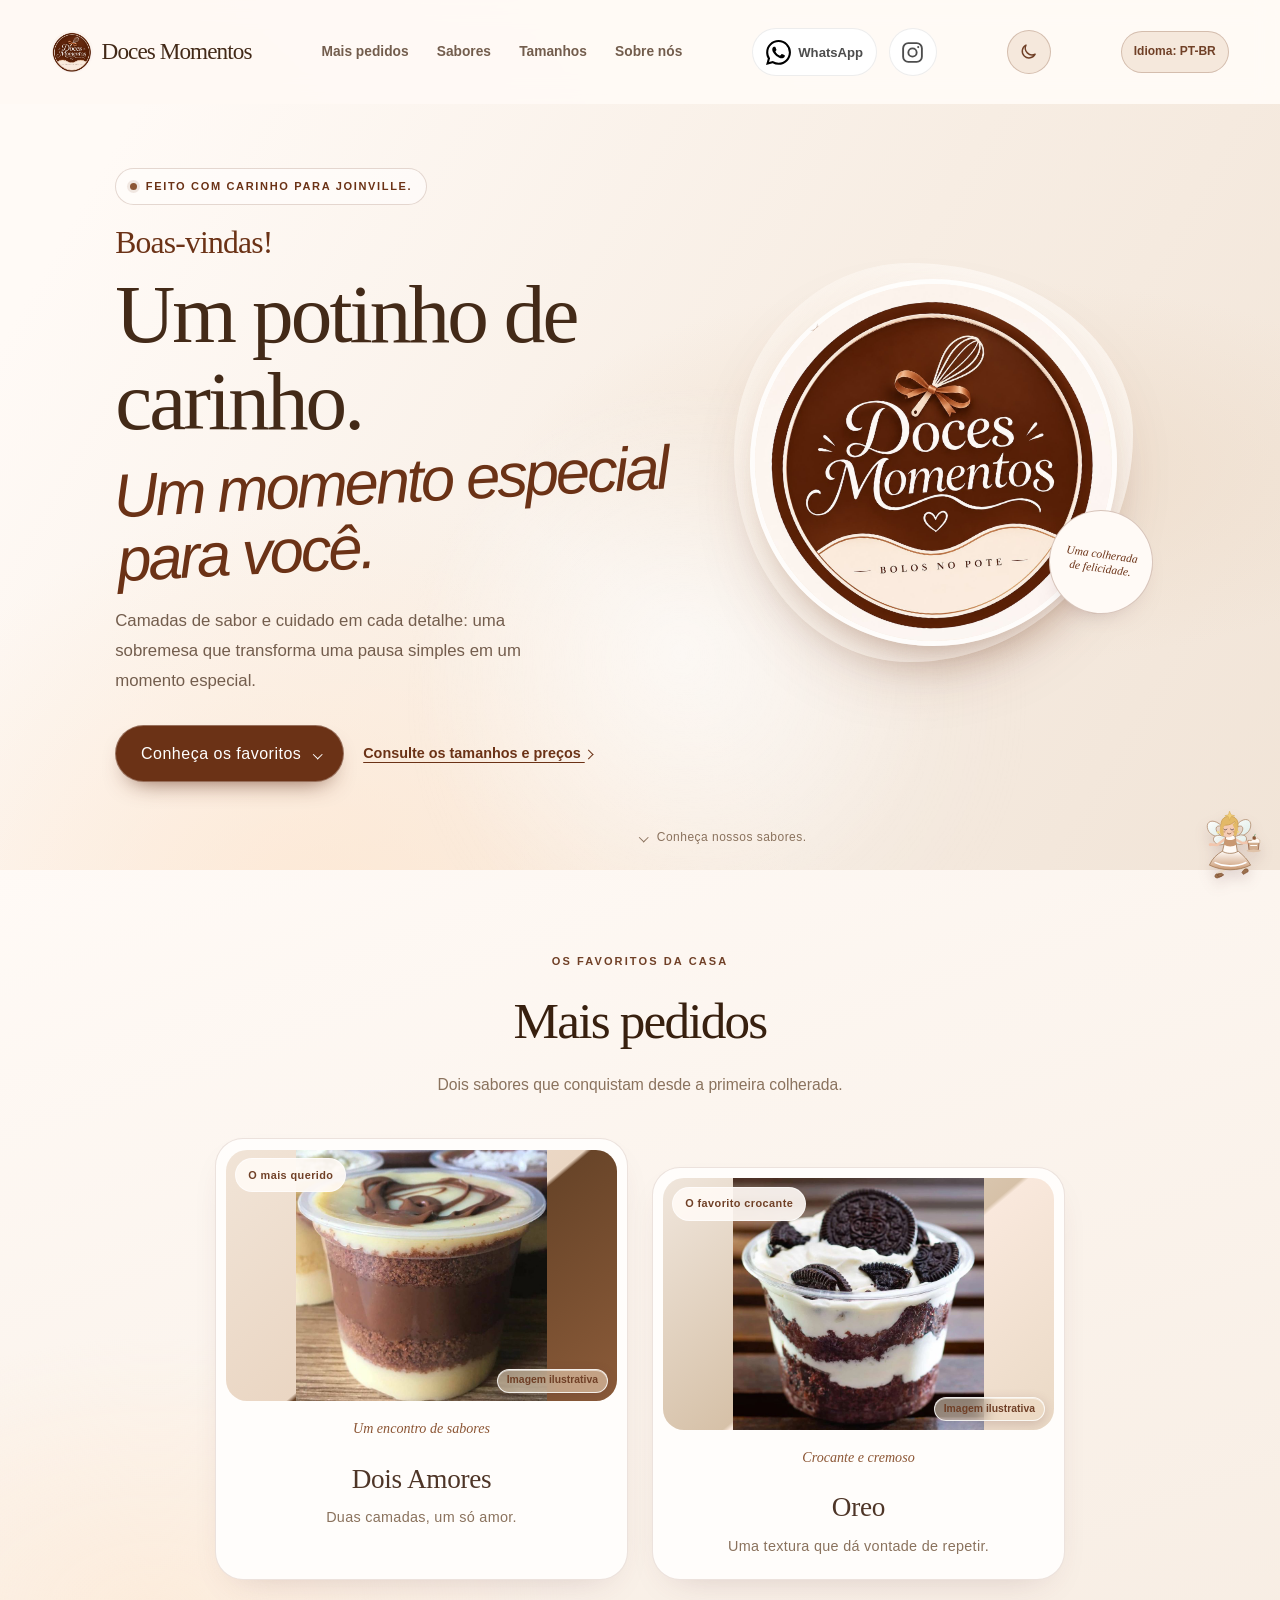
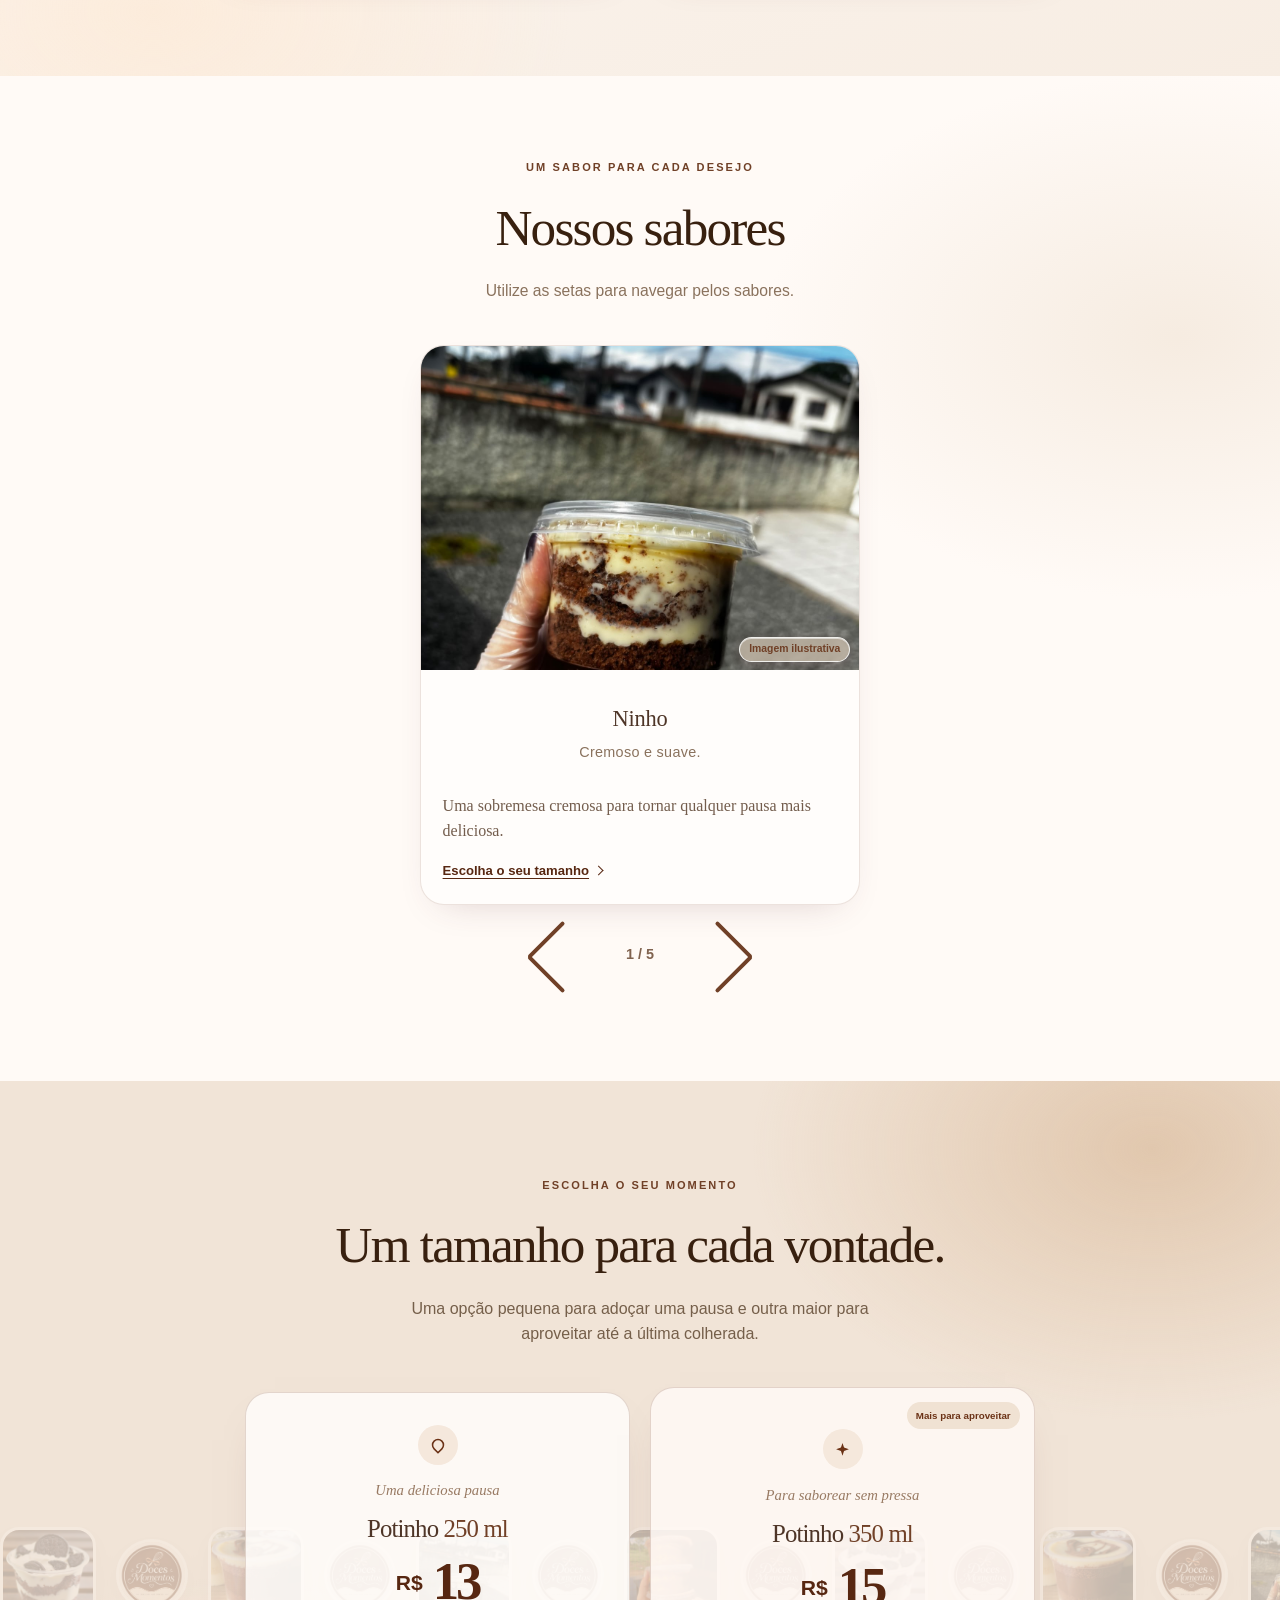
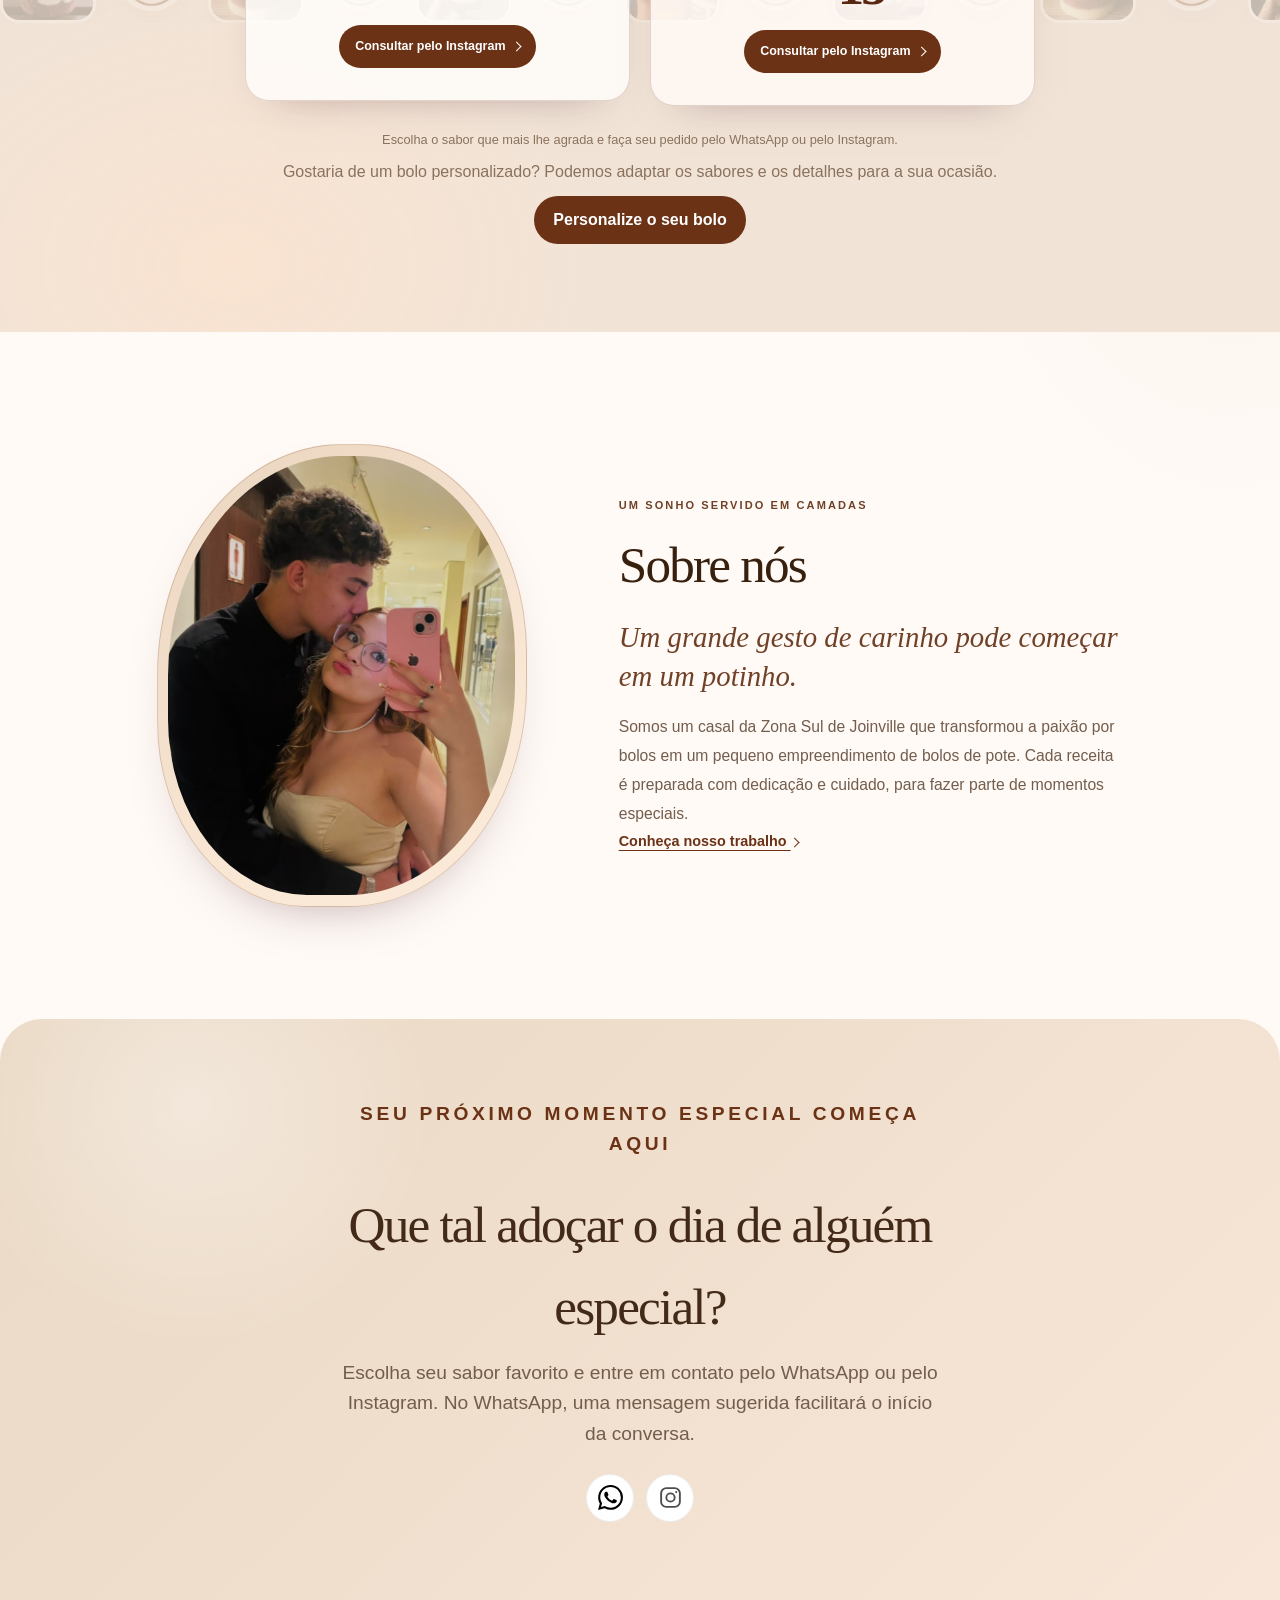
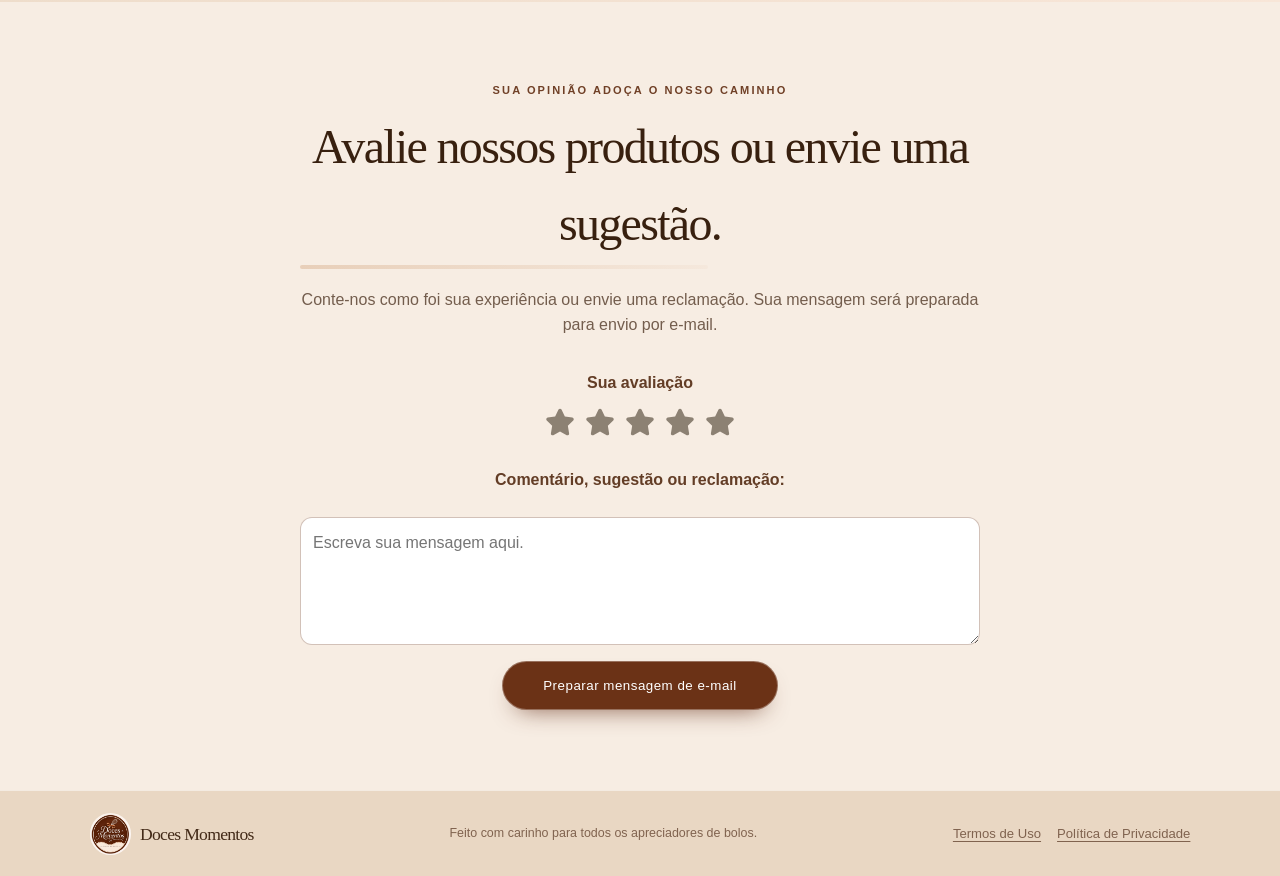
<file: index.html>
<!DOCTYPE html>
<html lang="pt-BR">
<head>
  <meta charset="UTF-8">
  <meta name="viewport" content="width=device-width, initial-scale=1.0, maximum-scale=1.5, user-scalable=yes">
  <meta name="description" content="Doces Momentos: bolos de pote artesanais preparados com carinho na Zona Sul de Joinville.">
  <title>Doces Momentos | Bolos de pote artesanais</title>

  <!-- CSS -->
  <link rel="stylesheet" href="assets/style.css">

  <link rel="icon" href="imagem/Logo2.jpeg" type="image/jpeg">
  <link rel="apple-touch-icon" href="imagem/Logo2.jpeg">
  <noscript><style>.entrada-site { display: none; }</style></noscript>
</head>
<body>
  <div class="entrada-site" role="status" aria-label="Carregando Doces Momentos" aria-live="polite">
    <div class="entrada-conteudo">
      <img class="entrada-logo" src="imagem/Logo2.jpeg" alt="Logo Doces Momentos">
      <p class="entrada-assinatura">Feito com carinho para adoçar o seu dia.</p>
    </div>
  </div>

  <header class="site-header">
    <a class="logo" href="#inicio" aria-label="Doces Momentos, início">
      <img class="logo-marca" src="imagem/Logo2.jpeg" alt="">
      <span>Doces Momentos</span>
    </a>
    <nav class="navegacao" aria-label="Navegação principal">
      <a href="#mais-pedidos">Mais pedidos</a>
      <a href="#sabores">Sabores</a>
      <a href="#tamanhos">Tamanhos</a>
      <a href="#sobre">Sobre nós</a>
    </nav>
    <ul class="example-2 social-icons" aria-label="Nossas redes sociais">
      <li class="icon-content">
        <a data-social="whatsapp" aria-label="WhatsApp (47) 99286-8955" href="https://wa.me/5547992868955?text=Ol%C3%A1%21%20Gostaria%20de%20encomendar%20um%20bolo%20de%20pote." target="_blank" rel="noopener">
          <span class="filled" aria-hidden="true"></span>
          <svg viewBox="0 0 24 24" aria-hidden="true" focusable="false"><path d="M17.472 14.382c-.297-.149-1.758-.867-2.03-.967-.273-.099-.471-.148-.67.15-.197.297-.767.966-.94 1.164-.173.199-.347.223-.644.075-.297-.15-1.255-.463-2.39-1.475-.883-.788-1.48-1.761-1.653-2.059-.173-.297-.018-.458.13-.606.134-.133.298-.347.446-.52.149-.174.198-.298.298-.497.099-.198.05-.371-.025-.52-.075-.149-.669-1.612-.916-2.207-.242-.579-.487-.5-.669-.51-.173-.008-.371-.01-.57-.01-.198 0-.52.074-.792.372-.272.297-1.04 1.016-1.04 2.479 0 1.462 1.065 2.875 1.213 3.074.149.198 2.096 3.2 5.077 4.487.709.306 1.262.489 1.694.625.712.227 1.36.195 1.871.118.571-.085 1.758-.719 2.006-1.413.248-.694.248-1.289.173-1.413-.074-.124-.272-.198-.57-.347m-5.421 7.403h-.004a9.87 9.87 0 0 1-5.031-1.378l-.361-.214-3.741.982.998-3.648-.235-.374a9.86 9.86 0 0 1-1.51-5.26c.001-5.45 4.436-9.884 9.888-9.884 2.64 0 5.122 1.03 6.988 2.898a9.825 9.825 0 0 1 2.893 6.994c-.003 5.45-4.437 9.884-9.885 9.884m8.413-18.297A11.815 11.815 0 0 0 12.05 0C5.495 0 .16 5.335.157 11.892c0 2.096.547 4.142 1.588 5.945L.057 24l6.305-1.654a11.882 11.882 0 0 0 5.683 1.448h.005c6.554 0 11.89-5.335 11.893-11.893a11.821 11.821 0 0 0-3.48-8.413Z"></path></svg>
          <span class="social-label">WhatsApp</span>
        </a>
        <span class="tooltip">WhatsApp</span>
      </li>
      <li class="icon-content">
        <a data-social="instagram" aria-label="Instagram @DocesMomentos" href="https://www.instagram.com/_docesmomentos___?mdxt=MWY5bmNpNzdxMGVsNQ==" target="_blank" rel="noopener">
          <span class="filled" aria-hidden="true"></span>
          <svg viewBox="0 0 24 24" aria-hidden="true" focusable="false"><rect x="3" y="3" width="18" height="18" rx="5"></rect><circle cx="12" cy="12" r="4"></circle><circle cx="17.5" cy="6.8" r="1"></circle></svg>
        </a>
        <span class="tooltip">Instagram</span>
      </li>
    </ul>
    <button class="tema-toggle" type="button" aria-label="Ativar tema escuro" aria-pressed="false" title="Ativar tema escuro">
      <svg class="tema-icone tema-icone-lua" viewBox="0 0 24 24" aria-hidden="true" focusable="false">
        <path d="M20.2 15.2A8.5 8.5 0 0 1 8.8 3.8 8.5 8.5 0 1 0 20.2 15.2Z"></path>
      </svg>
      <svg class="tema-icone tema-icone-sol" viewBox="0 0 24 24" aria-hidden="true" focusable="false">
        <circle cx="12" cy="12" r="4"></circle>
        <path d="M12 2v2m0 16v2M4.93 4.93l1.42 1.42m11.3 11.3 1.42 1.42M2 12h2m16 0h2M4.93 19.07l1.42-1.42m11.3-11.3 1.42-1.42"></path>
      </svg>
    </button>
    <div class="idioma-controle">
      <button class="idioma-toggle" type="button" data-idioma-curto="PT" aria-expanded="false" aria-controls="idioma-opcoes" aria-label="Selecionar idioma do site" title="Selecionar idioma do site">Idioma: PT-BR</button>
      <div class="idioma-opcoes" id="idioma-opcoes" hidden role="group" aria-label="Idioma do site">
        <button type="button" data-idioma="pt-BR" lang="pt-BR" aria-pressed="true">Português</button>
        <button type="button" data-idioma="en" lang="en" aria-pressed="false">English</button>
        <button type="button" data-idioma="es" lang="es" aria-pressed="false">Español</button>
        <button type="button" data-idioma="zh-CN" lang="zh-CN" aria-pressed="false">中文</button>
      </div>
    </div>
  </header>

  <main>
    <section class="hero hero-novo" id="inicio">
      <div class="hero-conteudo">
        <p class="hero-etiqueta">Feito com carinho para Joinville.</p>
        <h1><span class="hero-boas-vindas">Boas-vindas!</span>Um potinho de carinho.<br><span>Um momento especial para você.</span></h1>
        <p>Camadas de sabor e cuidado em cada detalhe: uma sobremesa que transforma uma pausa simples em um momento especial.</p>
        <div class="hero-acoes">
          <a href="#mais-pedidos" class="btn-principal">Conheça os favoritos <span class="icone-seta icone-seta-baixo" aria-hidden="true"></span></a>
          <a href="#tamanhos" class="link-suave">Consulte os tamanhos e preços <span class="icone-seta" aria-hidden="true"></span></a>
        </div>
      </div>
      <div class="hero-ilustracao" aria-hidden="true">
        <span class="hero-sparkle sparkle-um"></span>
        <span class="hero-sparkle sparkle-dois"></span>
        <img class="hero-logo-destaque" src="imagem/Logo2.jpeg" alt="">
        <span class="hero-selo">
          <span>Uma colherada<br>de felicidade.</span>
        </span>
      </div>
      <a class="hero-rolagem" href="#mais-pedidos"><span class="icone-seta icone-seta-baixo" aria-hidden="true"></span> Conheça nossos sabores.</a>
    </section>

    <section class="mais-pedidos secao-solta" id="mais-pedidos">
      <div class="titulo-secao">
        <p class="sobrelinha">Os favoritos da casa</p>
        <h2>Mais pedidos</h2>
        <p>Dois sabores que conquistam desde a primeira colherada.</p>
      </div>
      <div class="grid-sabores grid-destaques">
        <details class="card-sabor card-destaque card-dois-amores">
          <summary class="card-resumo">
            <span class="selo-favorito">O mais querido</span>
            <div class="card-imagem"><img src="imagem/doisAmores.jpg" alt="Bolo de pote Dois Amores" loading="lazy"></div>
            <div class="card-conteudo">
              <span class="sabor-edicao">Um encontro de sabores</span>
              <div class="sabor-nome">Dois Amores</div>
              <div class="sabor-desc">Duas camadas, um só amor.</div>
            </div>
          </summary>
          <div class="card-detalhes"><p>Uma deliciosa combinação de chocolate e creme, para quem não quer escolher apenas um sabor.</p><a href="#tamanhos">Escolha o seu tamanho <span class="icone-seta" aria-hidden="true"></span></a></div>
        </details>
        <details class="card-sabor card-destaque card-oreo">
          <summary class="card-resumo">
            <span class="selo-favorito">O favorito crocante</span>
            <div class="card-imagem"><img src="imagem/oreo.jpg" alt="Bolo de pote Oreo decorado com biscoitos" loading="lazy"></div>
            <div class="card-conteudo">
              <span class="sabor-edicao">Crocante e cremoso</span>
              <div class="sabor-nome">Oreo</div>
              <div class="sabor-desc">Uma textura que dá vontade de repetir.</div>
            </div>
          </summary>
          <div class="card-detalhes"><p>Creme suave com pedaços crocantes: o equilíbrio perfeito para uma pausa deliciosa.</p><a href="#tamanhos">Escolha o seu tamanho <span class="icone-seta" aria-hidden="true"></span></a></div>
        </details>
      </div>
    </section>

    <section class="sabores-section secao-solta" id="sabores">
      <div class="titulo-secao">
        <p class="sobrelinha">Um sabor para cada desejo</p>
        <h2>Nossos sabores</h2>
        <p>Utilize as setas para navegar pelos sabores.</p>
      </div>
      <div class="grid-sabores grid-demais-sabores">
        <details class="card-sabor">
          <summary class="card-resumo"><div class="card-imagem"><img src="imagem/ninho.jpeg" alt="Bolo de pote de leite em pó" loading="lazy"></div><div class="card-conteudo"><div class="sabor-nome">Ninho</div><div class="sabor-desc">Cremoso e suave.</div></div></summary>
          <div class="card-detalhes"><p>Uma sobremesa cremosa para tornar qualquer pausa mais deliciosa.</p><a href="#tamanhos">Escolha o seu tamanho <span class="icone-seta" aria-hidden="true"></span></a></div>
        </details>
    
        <details class="card-sabor">
          <summary class="card-resumo"><div class="card-imagem"><img src="imagem/cenoura.jpg" alt="Bolo de pote de cenoura" loading="lazy"></div><div class="card-conteudo"><div class="sabor-nome">Cenoura</div><div class="sabor-desc">Macio e coberto com deliciosa cobertura.</div></div></summary>
          <div class="card-detalhes"><p>Um clássico macio e coberto, perfeito para acompanhar boas conversas.</p><a href="#tamanhos">Escolha o seu tamanho <span class="icone-seta" aria-hidden="true"></span></a></div>
        </details>
        <details class="card-sabor">
          <summary class="card-resumo"><div class="card-imagem"><img src="imagem/brigadeiro.jpeg" alt="Bolo de pote de brigadeiro" loading="lazy"></div><div class="card-conteudo"><div class="sabor-nome">Brigadeiro</div><div class="sabor-desc">Um clássico irresistível.</div></div></summary>
          <div class="card-detalhes"><p>Um clássico com sabor de festa, que nunca sai de moda.</p><a href="#tamanhos">Escolha o seu tamanho <span class="icone-seta" aria-hidden="true"></span></a></div>
        </details>
        <details class="card-sabor">
          <summary class="card-resumo"><div class="card-imagem"><img src="imagem/prestigio.jpg" alt="Bolo de pote de Prestígio com coco e chocolate" loading="lazy"></div><div class="card-conteudo"><div class="sabor-nome">Prestígio</div><div class="sabor-desc">Coco cremoso com chocolate.</div></div></summary>
          <div class="card-detalhes"><p>Uma combinação de coco e chocolate para quem aprecia sabores marcantes e cremosos.</p><a href="#tamanhos">Escolha o seu tamanho <span class="icone-seta" aria-hidden="true"></span></a></div>
        </details>
        <details class="card-sabor">
          <summary class="card-resumo"><div class="card-imagem"><img src="imagem/paçoca.jpg" alt="Bolo de pote de paçoca" loading="lazy"></div><div class="card-conteudo"><div class="sabor-nome">Paçoca</div><div class="sabor-desc">Creme de amendoim, cremoso e irresistível.</div></div></summary>
          <div class="card-detalhes"><p>O sabor da paçoca em um creme suave, perfeito para adoçar qualquer pausa.</p><a href="#tamanhos">Escolha o seu tamanho <span class="icone-seta" aria-hidden="true"></span></a></div>
        </details>
      </div>
    </section>

    <section class="tamanhos-section" id="tamanhos">
      <div class="tamanhos-intro">
        <p class="sobrelinha">Escolha o seu momento</p>
        <h2>Um tamanho para cada vontade.</h2>
        <p>Uma opção pequena para adoçar uma pausa e outra maior para aproveitar até a última colherada.</p>
      </div>
      <div class="tamanhos-carrossel" aria-hidden="true">
        <div class="tamanhos-carrossel-faixa">
          <div class="tamanhos-carrossel-grupo">
            <img src="imagem/oreo.jpg" alt="">
            <img class="carrossel-logo" src="imagem/Logo2.jpeg" alt="">
            <img src="imagem/doisAmores.jpg" alt="">
            <img class="carrossel-logo" src="imagem/Logo2.jpeg" alt="">
            <img src="imagem/ninho.jpeg" alt="">
            <img class="carrossel-logo" src="imagem/Logo2.jpeg" alt="">
            <img src="imagem/cenoura.jpg" alt="">
            <img class="carrossel-logo" src="imagem/Logo2.jpeg" alt="">
            <img src="imagem/oreo.jpg" alt="">
            <img class="carrossel-logo" src="imagem/Logo2.jpeg" alt="">
            <img src="imagem/doisAmores.jpg" alt="">
            <img class="carrossel-logo" src="imagem/Logo2.jpeg" alt="">
            <img src="imagem/ninho.jpeg" alt="">
            <img class="carrossel-logo" src="imagem/Logo2.jpeg" alt="">
            <img src="imagem/cenoura.jpg" alt="">
            <img class="carrossel-logo" src="imagem/Logo2.jpeg" alt="">
            <img src="imagem/oreo.jpg" alt="">
            <img class="carrossel-logo" src="imagem/Logo2.jpeg" alt="">
            <img src="imagem/doisAmores.jpg" alt="">
            <img class="carrossel-logo" src="imagem/Logo2.jpeg" alt="">
            <img src="imagem/ninho.jpeg" alt="">
            <img class="carrossel-logo" src="imagem/Logo2.jpeg" alt="">
            <img src="imagem/cenoura.jpg" alt="">
            <img class="carrossel-logo" src="imagem/Logo2.jpeg" alt="">
          </div>
          <div class="tamanhos-carrossel-grupo" aria-hidden="true">
            <img src="imagem/oreo.jpg" alt="">
            <img class="carrossel-logo" src="imagem/Logo2.jpeg" alt="">
            <img src="imagem/doisAmores.jpg" alt="">
            <img class="carrossel-logo" src="imagem/Logo2.jpeg" alt="">
            <img src="imagem/ninho.jpeg" alt="">
            <img class="carrossel-logo" src="imagem/Logo2.jpeg" alt="">
            <img src="imagem/cenoura.jpg" alt="">
            <img class="carrossel-logo" src="imagem/Logo2.jpeg" alt="">
            <img src="imagem/oreo.jpg" alt="">
            <img class="carrossel-logo" src="imagem/Logo2.jpeg" alt="">
            <img src="imagem/doisAmores.jpg" alt="">
            <img class="carrossel-logo" src="imagem/Logo2.jpeg" alt="">
            <img src="imagem/ninho.jpeg" alt="">
            <img class="carrossel-logo" src="imagem/Logo2.jpeg" alt="">
            <img src="imagem/cenoura.jpg" alt="">
            <img class="carrossel-logo" src="imagem/Logo2.jpeg" alt="">
            <img src="imagem/oreo.jpg" alt="">
            <img class="carrossel-logo" src="imagem/Logo2.jpeg" alt="">
            <img src="imagem/doisAmores.jpg" alt="">
            <img class="carrossel-logo" src="imagem/Logo2.jpeg" alt="">
            <img src="imagem/ninho.jpeg" alt="">
            <img class="carrossel-logo" src="imagem/Logo2.jpeg" alt="">
            <img src="imagem/cenoura.jpg" alt="">
            <img class="carrossel-logo" src="imagem/Logo2.jpeg" alt="">
          </div>
        </div>
      </div>
      <div class="tamanhos-lista">
        <article class="tamanho-card tamanho-pequeno">
          <span class="tamanho-icone icone-coracao" aria-hidden="true"></span>
          <p class="tamanho-legenda">Uma deliciosa pausa</p>
          <h3>Potinho <span>250 ml</span></h3>
          <p class="tamanho-preco"><span>R$</span> 13</p>
          <a href="https://instagram.com/_docesmomentos__" target="_blank" rel="noopener" aria-label="Consultar bolo de pote de 250 ml pelo Instagram">Consultar pelo Instagram <span class="icone-seta" aria-hidden="true"></span></a>
        </article>
        <article class="tamanho-card tamanho-grande">
          <span class="tamanho-icone icone-estrela" aria-hidden="true"></span>
          <span class="tamanho-selo">Mais para aproveitar</span>
          <p class="tamanho-legenda">Para saborear sem pressa</p>
          <h3>Potinho <span>350 ml</span></h3>
          <p class="tamanho-preco"><span>R$</span> 15</p>
          <a href="https://www.instagram.com/_docesmomentos___?mdxt=MWY5bmNpNzdxMGVsNQ==" target="_blank" rel="noopener" aria-label="Consultar bolo de pote de 350 ml pelo Instagram">Consultar pelo Instagram <span class="icone-seta" aria-hidden="true"></span></a>
        </article>
      </div>
      <p class="tamanhos-nota">Escolha o sabor que mais lhe agrada e faça seu pedido pelo WhatsApp ou pelo Instagram.</p>
      <p class="personalizacao-nota">Gostaria de um bolo personalizado? Podemos adaptar os sabores e os detalhes para a sua ocasião.</p>
      <a class="personalizacao-link" href="https://wa.me/5547992868955?text=Ol%C3%A1%21%20Gostaria%20de%20adaptar%20um%20bolo%20para%20uma%20ocasi%C3%A3o%20especial." target="_blank" rel="noopener">Personalize o seu bolo</a>
    </section>

    <section class="sobre-section" id="sobre">
      <div class="sobre-foto-moldura">
        <img class="sobre-foto" src="imagem/nosdois.jpeg" alt="Casal responsável pela Doces Momentos" loading="lazy">
    
      </div>
      <div class="sobre-conteudo">
        <p class="sobrelinha">Um sonho servido em camadas</p>
        <h2>Sobre nós</h2>
        <p class="sobre-chamada">Um grande gesto de carinho pode começar em um potinho.</p>
        <p>Somos um casal da Zona Sul de Joinville que transformou a paixão por bolos em um pequeno empreendimento de bolos de pote. Cada receita é preparada com dedicação e cuidado, para fazer parte de momentos especiais.</p>
        <a href="https://www.instagram.com/_docesmomentos___?mdxt=MWY5bmNpNzdxMGVsNQ==" target="_blank" rel="noopener" class="link-suave">Conheça nosso trabalho <span class="icone-seta" aria-hidden="true"></span></a>
      </div>
    </section>

    <section class="contato-section" id="contato">
      <div class="contato-conteudo">
        <p class="sobrelinha">Seu próximo momento especial começa aqui</p>
        <h2>Que tal adoçar o dia de alguém especial?</h2>
        <p>Escolha seu sabor favorito e entre em contato pelo WhatsApp ou pelo Instagram. No WhatsApp, uma mensagem sugerida facilitará o início da conversa.</p>
        <div class="contato-links">
          <ul class="example-2 social-icons" aria-label="Entre em contato pelas redes sociais">
            <li class="icon-content">
              <a data-social="whatsapp" aria-label="WhatsApp (47) 99286-8955" href="https://wa.me/5547992868955?text=Ol%C3%A1%21%20Gostaria%20de%20encomendar%20um%20bolo%20de%20pote." target="_blank" rel="noopener">
                <span class="filled" aria-hidden="true"></span>
                <svg viewBox="0 0 24 24" aria-hidden="true" focusable="false"><path d="M17.472 14.382c-.297-.149-1.758-.867-2.03-.967-.273-.099-.471-.148-.67.15-.197.297-.767.966-.94 1.164-.173.199-.347.223-.644.075-.297-.15-1.255-.463-2.39-1.475-.883-.788-1.48-1.761-1.653-2.059-.173-.297-.018-.458.13-.606.134-.133.298-.347.446-.52.149-.174.198-.298.298-.497.099-.198.05-.371-.025-.52-.075-.149-.669-1.612-.916-2.207-.242-.579-.487-.5-.669-.51-.173-.008-.371-.01-.57-.01-.198 0-.52.074-.792.372-.272.297-1.04 1.016-1.04 2.479 0 1.462 1.065 2.875 1.213 3.074.149.198 2.096 3.2 5.077 4.487.709.306 1.262.489 1.694.625.712.227 1.36.195 1.871.118.571-.085 1.758-.719 2.006-1.413.248-.694.248-1.289.173-1.413-.074-.124-.272-.198-.57-.347m-5.421 7.403h-.004a9.87 9.87 0 0 1-5.031-1.378l-.361-.214-3.741.982.998-3.648-.235-.374a9.86 9.86 0 0 1-1.51-5.26c.001-5.45 4.436-9.884 9.888-9.884 2.64 0 5.122 1.03 6.988 2.898a9.825 9.825 0 0 1 2.893 6.994c-.003 5.45-4.437 9.884-9.885 9.884m8.413-18.297A11.815 11.815 0 0 0 12.05 0C5.495 0 .16 5.335.157 11.892c0 2.096.547 4.142 1.588 5.945L.057 24l6.305-1.654a11.882 11.882 0 0 0 5.683 1.448h.005c6.554 0 11.89-5.335 11.893-11.893a11.821 11.821 0 0 0-3.48-8.413Z"></path></svg>
              </a>
              <span class="tooltip">WhatsApp</span>
            </li>
            <li class="icon-content">
              <a data-social="instagram" aria-label="Instagram @DocesMomentos" href="https://www.instagram.com/_docesmomentos___?mdxt=MWY5bmNpNzdxMGVsNQ==" target="_blank" rel="noopener">
                <span class="filled" aria-hidden="true"></span>
                <svg viewBox="0 0 24 24" aria-hidden="true" focusable="false"><rect x="3" y="3" width="18" height="18" rx="5"></rect><circle cx="12" cy="12" r="4"></circle><circle cx="17.5" cy="6.8" r="1"></circle></svg>
              </a>
              <span class="tooltip">Instagram</span>
            </li>
          </ul>
        </div>
      </div>
    </section>

    <section class="avaliacao-section" id="avaliacao">
      <div class="avaliacao-conteudo">
        <p class="sobrelinha">Sua opinião adoça o nosso caminho</p>
        <h2>Avalie nossos produtos ou envie uma sugestão.</h2>
        <p>Conte-nos como foi sua experiência ou envie uma reclamação. Sua mensagem será preparada para envio por e-mail.</p>
        <form class="avaliacao-form" id="avaliacao-form">
          <fieldset>
            <legend>Sua avaliação</legend>
            <div class="radio" role="radiogroup" aria-label="Avaliação de 1 a 5 estrelas">
              <input value="1" name="rating" type="radio" id="rating-1" required>
              <label title="1 estrela" for="rating-1" aria-label="1 estrela">
                <svg xmlns="http://www.w3.org/2000/svg" height="1em" viewBox="0 0 576 512" aria-hidden="true"><path d="M316.9 18C311.6 7 300.4 0 288.1 0s-23.4 7-28.8 18L195 150.3 51.4 171.5c-12 1.8-22 10.2-25.7 21.7s-.7 24.2 7.9 32.7L137.8 329 113.2 474.7c-2 12 3 24.2 12.9 31.3s23 8 33.8 2.3l128.3-68.5 128.3 68.5c10.8 5.7 23.9 4.9 33.8-2.3s14.9-19.3 12.9-31.3L438.5 329 542.7 225.9c8.6-8.5 11.7-21.2 7.9-32.7s-13.7-19.9-25.7-21.7L381.2 150.3 316.9 18z"></path></svg>
              </label>
              <input value="2" name="rating" type="radio" id="rating-2">
              <label title="2 estrelas" for="rating-2" aria-label="2 estrelas">
                <svg xmlns="http://www.w3.org/2000/svg" height="1em" viewBox="0 0 576 512" aria-hidden="true"><path d="M316.9 18C311.6 7 300.4 0 288.1 0s-23.4 7-28.8 18L195 150.3 51.4 171.5c-12 1.8-22 10.2-25.7 21.7s-.7 24.2 7.9 32.7L137.8 329 113.2 474.7c-2 12 3 24.2 12.9 31.3s23 8 33.8 2.3l128.3-68.5 128.3 68.5c10.8 5.7 23.9 4.9 33.8-2.3s14.9-19.3 12.9-31.3L438.5 329 542.7 225.9c8.6-8.5 11.7-19.9 7.9-32.7s-13.7-19.9-25.7-21.7L381.2 150.3 316.9 18z"></path></svg>
              </label>
              <input value="3" name="rating" type="radio" id="rating-3">
              <label title="3 estrelas" for="rating-3" aria-label="3 estrelas">
                <svg xmlns="http://www.w3.org/2000/svg" height="1em" viewBox="0 0 576 512" aria-hidden="true"><path d="M316.9 18C311.6 7 300.4 0 288.1 0s-23.4 7-28.8 18L195 150.3 51.4 171.5 25.7 193.2c-3.7 11.5-.7 24.2 7.9 32.7L137.8 329 113.2 474.7c-2 12 3 24.2 12.9 31.3s23 8 33.8 2.3l128.3-68.5 128.3 68.5c10.8 5.7 23.9 4.9 33.8-2.3s14.9-19.3 12.9-31.3L438.5 329 542.7 225.9c8.6-8.5 11.7-21.2 7.9-32.7s-13.7-19.9-25.7-21.7L381.2 150.3 316.9 18z"></path></svg>
              </label>
              <input value="4" name="rating" type="radio" id="rating-4">
              <label title="4 estrelas" for="rating-4" aria-label="4 estrelas">
                <svg xmlns="http://www.w3.org/2000/svg" height="1em" viewBox="0 0 576 512" aria-hidden="true"><path d="M316.9 18C311.6 7 300.4 0 288.1 0s-23.4-7-28.8 18L195 150.3 51.4 171.5c-12 1.8-22 10.2-25.7 21.7s-.7 24.2 7.9 32.7L137.8 329 113.2 474.7c-2 12 3 24.2 12.9 31.3s23 8 33.8 2.3l128.3-68.5 128.3 68.5c10.8 5.7 23.9 4.9 33.8-2.3s14.9-19.3 12.9-31.3L438.5 329 542.7 225.9c8.6-8.5 11.7-21.2 7.9-32.7s-13.7-19.9-25.7-21.7L381.2 150.3 316.9 18z"></path></svg>
              </label>
              <input value="5" name="rating" type="radio" id="rating-5">
              <label title="5 estrelas" for="rating-5" aria-label="5 estrelas">
                <svg xmlns="http://www.w3.org/2000/svg" height="1em" viewBox="0 0 576 512" aria-hidden="true"><path d="M316.9 18C311.6 7 300.4 0 288.1 0s-23.4 7-28.8 18L195 150.3 51.4 171.5c-12 1.8-22 10.2-25.7 21.7s-.7 24.2 7.9 32.7L137.8 329 113.2 474.7c-2 12 3 24.2 12.9 31.3s23 8 33.8 2.3l128.3-68.5 128.3 68.5c10.8 5.7 23.9 4.9 33.8-2.3s14.9-19.3 12.9-31.3L438.5 329 542.7 225.9c8.6-8.5 11.7-19.9 7.9-32.7s-13.7-19.9-25.7-21.7L381.2 150.3 316.9 18z"></path></svg>
              </label>
            </div>
          </fieldset>
          <label class="avaliacao-campo" for="avaliacao-mensagem">Comentário, sugestão ou reclamação:</label>
          <textarea id="avaliacao-mensagem" name="comment" rows="4" maxlength="2000" required placeholder="Escreva sua mensagem aqui."></textarea>
          <button class="btn-principal" type="submit">Preparar mensagem de e-mail</button>
        </form>
      </div>
    </section>
  </main>

  <footer>
    <a class="logo" href="#inicio">
      <img class="logo-marca" src="imagem/Logo2.jpeg" alt="">
      <span>Doces Momentos</span>
    </a>
    <p>Feito com carinho para todos os apreciadores de bolos.</p>
    <nav class="rodape-links" aria-label="Informações legais">
      <a href="termos.html">Termos de Uso</a>
      <a href="privacidade.html">Política de Privacidade</a>
    </nav>
  </footer>

  <aside class="fada-assistente" aria-label="Fada Gigica, guia do site">
    <p class="fada-fala" role="status" aria-live="polite" aria-atomic="true">Olá! Sou a Fada Gigica. Vamos conhecer nossas sobremesas?</p>
    <button class="fada-toque" type="button" aria-label="Ouça uma dica de navegação da Fada Gigica" title="Selecione para ouvir uma dica da Fada Gigica">
      <svg class="fada-desenho" viewBox="0 0 140 170" aria-hidden="true" focusable="false">
        <defs>
          <linearGradient id="asa-fada" x1="0" y1="0" x2="1" y2="1">
            <stop offset="0" stop-color="#fff" stop-opacity=".9"></stop>
            <stop offset="1" stop-color="#d9f5f2" stop-opacity=".7"></stop>
          </linearGradient>
          <linearGradient id="saia-fada" x1="0" y1="0" x2="0" y2="1">
            <stop offset="0" stop-color="#fffaf6"></stop>
            <stop offset="1" stop-color="#c99872"></stop>
          </linearGradient>
        </defs>
        <g class="fada-asas" fill="url(#asa-fada)" stroke="#aa8060" stroke-width="1.4">
          <path d="M64 67C45 35 20 41 27 61c4 12 22 16 37 17-20-5-26-22-17-24 8-2 15 6 22 17Z"></path>
          <path d="M75 66c12-31 39-31 35-10-2 12-17 19-32 22 18-8 21-24 12-24-7 0-12 6-15 16Z"></path>
          <path d="M62 76C41 65 31 79 43 88c7 5 16 2 24-4Z"></path>
          <path d="M78 76c19-12 31 1 20 11-7 5-15 3-23-3Z"></path>
        </g>
        <g class="fada-pernas" fill="none" stroke="#eadac8" stroke-linecap="round" stroke-width="6">
          <path d="m65 116-6 22-14 10"></path>
          <path d="m76 116 11 19 14 4"></path>
        </g>
        <g fill="#9b704d" stroke="#754329" stroke-width="1">
          <path d="M43 147c-4 4-3 8 3 8l9-4-2-4Z"></path>
          <path d="M98 138c5-2 9 0 7 5l-9 5-3-4Z"></path>
          <path d="m47 147 7-1 4 3-8 4-4-2Z"></path>
        </g>
        <g class="fada-bracos" fill="none" stroke="#f2c6ad" stroke-linecap="round" stroke-linejoin="round" stroke-width="5">
          <path d="m60 79-15 12-12-1"></path>
          <path d="m79 79 15 8 18-2"></path>
        </g>
        <circle cx="32" cy="90" r="3.2" fill="#f2c6ad"></circle>
        <path d="m103 82 7 3-2 5-8-1Z" fill="#f2c6ad"></path>
        <g class="fada-bolo">
          <path d="M105 82h22l-2 19h-18Z" fill="#d2ae90" stroke="#8c5635" stroke-width="1.4"></path>
          <path d="M105 84c2-5 5 1 8-3s5 2 8-2 5 1 7 3v5h-23Z" fill="#fffaf6" stroke="#cfad8e" stroke-width="1.2"></path>
          <path d="M110 92h12" stroke="#fffaf6" stroke-width="2" stroke-linecap="round"></path>
          <circle cx="117" cy="77" r="3.5" fill="#8c5635"></circle>
          <path d="m117 74 2-4" stroke="#6c9d72" stroke-width="1.5" stroke-linecap="round"></path>
          <ellipse cx="116" cy="102" rx="14" ry="3" fill="#e0c3a9"></ellipse>
        </g>
        <path d="M62 75c4-6 14-6 18 0l5 34c-8 7-23 7-31 0Z" fill="#fffaf6" stroke="#9e7553" stroke-width="1.5"></path>
        <path d="M61 78c5 4 13 4 19 0l3 12c-7 5-18 5-25 0Z" fill="#c99872"></path>
        <path d="M55 103c8 5 21 6 31 0 10 8 19 17 24 27-25 12-54 12-80 0 5-12 14-21 25-27Z" fill="url(#saia-fada)" stroke="#9e7553" stroke-width="1.5"></path>
        <path d="M41 125c14 7 39 10 60 0" fill="none" stroke="#fff" stroke-linecap="round" stroke-width="3"></path>
        <path d="M58 73c-7-7-8-18-2-25 4-4 16-5 22 0 6 6 5 17-2 24-5 5-13 5-18 1Z" fill="#f4cbb3"></path>
        <path d="M53 56c-2-13 4-21 16-21 12 0 19 8 16 22-3-4-5-7-6-12-7 7-15 8-26 7Z" fill="#e3b968" stroke="#c99b4d" stroke-width="1.5"></path>
        <path d="M57 46c-9 7-8 21-3 28l4-2-1-14 4-8Z" fill="#e3b968"></path>
        <path d="M79 47c9 7 8 19 2 27l-4-2 2-13-4-8Z" fill="#e3b968"></path>
        <path d="M58 60c2 2 4 2 6 0m7 0c2 2 4 2 6 0" fill="none" stroke="#5e4650" stroke-linecap="round" stroke-width="1.6"></path>
        <circle cx="59" cy="65" r="2" fill="#c99872" opacity=".7"></circle>
        <circle cx="77" cy="65" r="2" fill="#c99872" opacity=".7"></circle>
        <path d="M65 68c2 2 5 2 7 0" fill="none" stroke="#754329" stroke-linecap="round" stroke-width="1.4"></path>
        <path d="M67 32 69 25l3 7 7 2-7 2-3 7-2-7-7-2Z" fill="#f1cf79" stroke="#d4a84f" stroke-width="1"></path>
        <circle cx="47" cy="66" r="2.5" fill="#f0d98a"></circle>
        <circle cx="86" cy="65" r="2" fill="#f0d98a"></circle>
      </svg>
    </button>
  </aside>

  <script src="assets/script.js"></script>
</body>
</html>
</file>
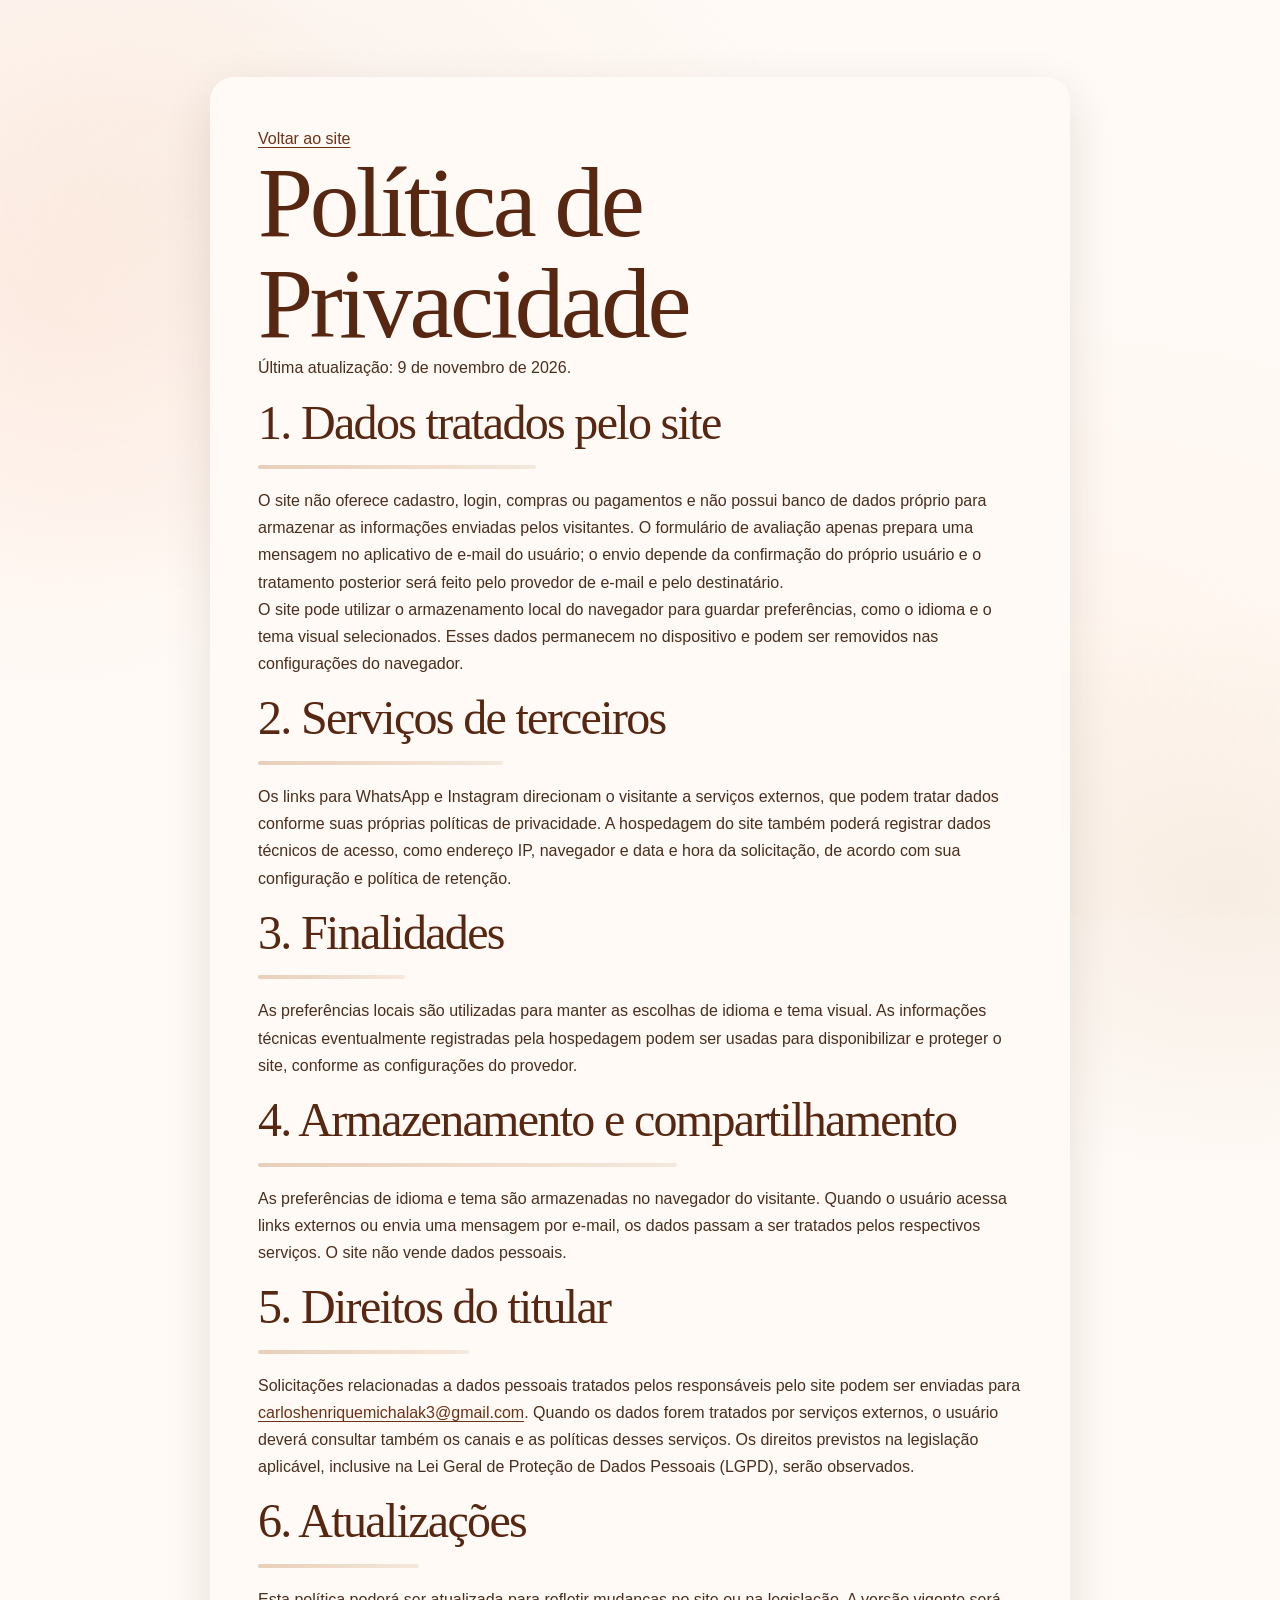
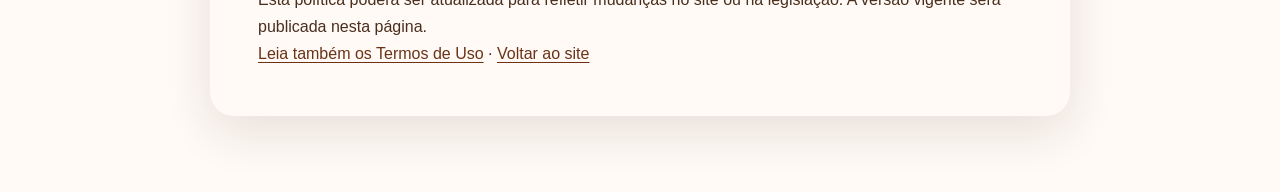
<file: privacidade.html>
<!DOCTYPE html>
<html lang="pt-BR">
<head>
  <meta charset="UTF-8">
  <meta name="viewport" content="width=device-width, initial-scale=1">
  <meta name="description" content="Política de Privacidade do site Doces Momentos.">
  <title>Política de Privacidade | Doces Momentos</title>
  <link rel="stylesheet" href="assets/style.css">
  <link rel="icon" href="imagem/Logo2.jpeg" type="image/jpeg">
</head>
<body>
  <main class="legal-page">
    <a href="index.html">Voltar ao site</a>
    <h1>Política de Privacidade</h1>
    <p>Última atualização: 9 de novembro de 2026.</p>

    <h2>1. Dados tratados pelo site</h2>
    <p>O site não oferece cadastro, login, compras ou pagamentos e não possui banco de dados próprio para armazenar as informações enviadas pelos visitantes. O formulário de avaliação apenas prepara uma mensagem no aplicativo de e-mail do usuário; o envio depende da confirmação do próprio usuário e o tratamento posterior será feito pelo provedor de e-mail e pelo destinatário.</p>
    <p>O site pode utilizar o armazenamento local do navegador para guardar preferências, como o idioma e o tema visual selecionados. Esses dados permanecem no dispositivo e podem ser removidos nas configurações do navegador.</p>

    <h2>2. Serviços de terceiros</h2>
    <p>Os links para WhatsApp e Instagram direcionam o visitante a serviços externos, que podem tratar dados conforme suas próprias políticas de privacidade. A hospedagem do site também poderá registrar dados técnicos de acesso, como endereço IP, navegador e data e hora da solicitação, de acordo com sua configuração e política de retenção.</p>

    <h2>3. Finalidades</h2>
    <p>As preferências locais são utilizadas para manter as escolhas de idioma e tema visual. As informações técnicas eventualmente registradas pela hospedagem podem ser usadas para disponibilizar e proteger o site, conforme as configurações do provedor.</p>

    <h2>4. Armazenamento e compartilhamento</h2>
    <p>As preferências de idioma e tema são armazenadas no navegador do visitante. Quando o usuário acessa links externos ou envia uma mensagem por e-mail, os dados passam a ser tratados pelos respectivos serviços. O site não vende dados pessoais.</p>

    <h2>5. Direitos do titular</h2>
    <p>Solicitações relacionadas a dados pessoais tratados pelos responsáveis pelo site podem ser enviadas para <a href="mailto:carloshenriquemichalak3@gmail.com">carloshenriquemichalak3@gmail.com</a>. Quando os dados forem tratados por serviços externos, o usuário deverá consultar também os canais e as políticas desses serviços. Os direitos previstos na legislação aplicável, inclusive na Lei Geral de Proteção de Dados Pessoais (LGPD), serão observados.</p>

    <h2>6. Atualizações</h2>
    <p>Esta política poderá ser atualizada para refletir mudanças no site ou na legislação. A versão vigente será publicada nesta página.</p>

    <p><a href="termos.html">Leia também os Termos de Uso</a> · <a href="index.html">Voltar ao site</a></p>
  </main>
</body>
</html>
</file>
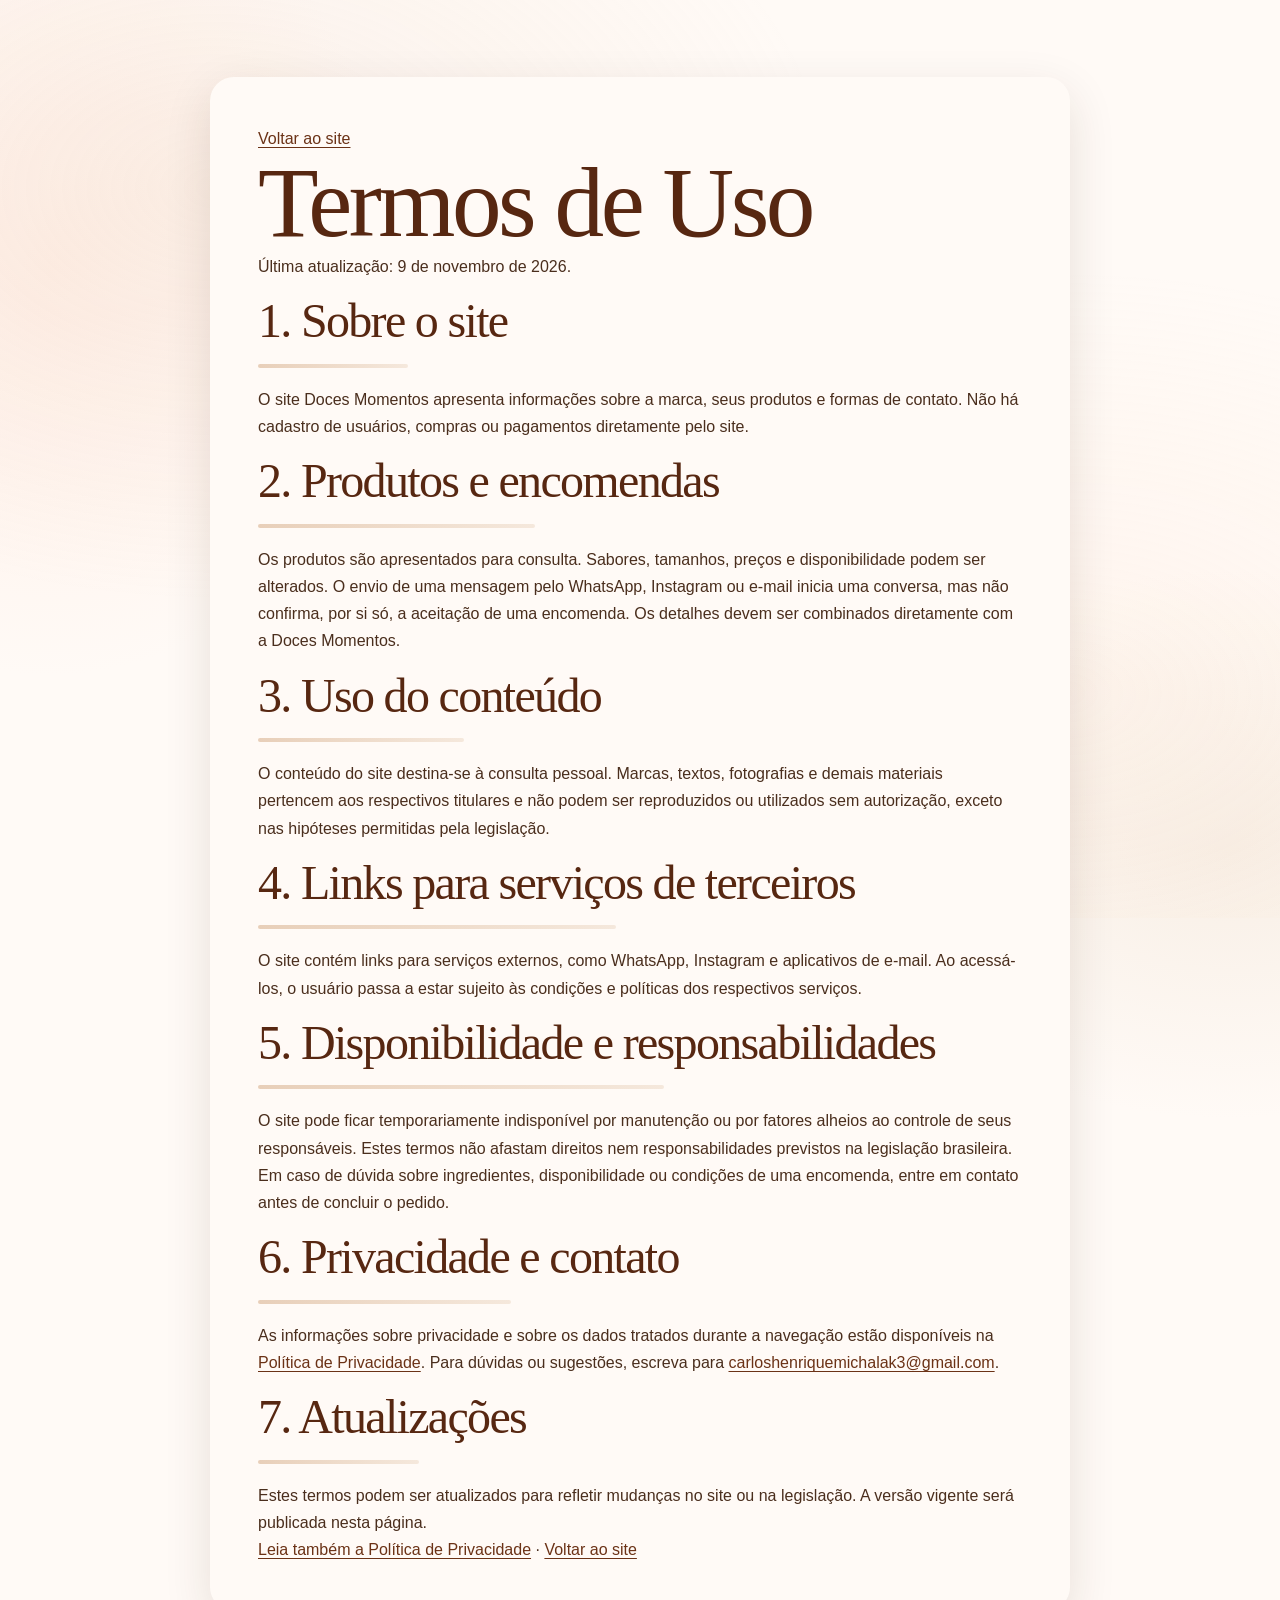
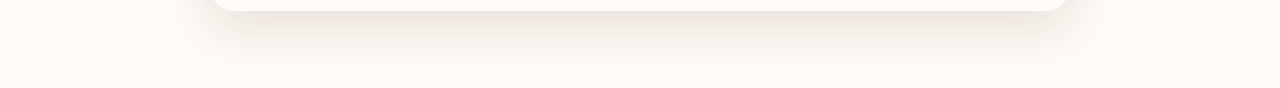
<file: termos.html>
<!DOCTYPE html>
<html lang="pt-BR">
<head>
  <meta charset="UTF-8">
  <meta name="viewport" content="width=device-width, initial-scale=1">
  <meta name="description" content="Termos de Uso do site Doces Momentos.">
  <title>Termos de Uso | Doces Momentos</title>
  <link rel="stylesheet" href="assets/style.css">
  <link rel="icon" href="imagem/Logo2.jpeg" type="image/jpeg">
</head>
<body>
  <main class="legal-page">
    <a href="index.html">Voltar ao site</a>
    <h1>Termos de Uso</h1>
    <p>Última atualização: 9 de novembro de 2026.</p>

    <h2>1. Sobre o site</h2>
    <p>O site Doces Momentos apresenta informações sobre a marca, seus produtos e formas de contato. Não há cadastro de usuários, compras ou pagamentos diretamente pelo site.</p>

    <h2>2. Produtos e encomendas</h2>
    <p>Os produtos são apresentados para consulta. Sabores, tamanhos, preços e disponibilidade podem ser alterados. O envio de uma mensagem pelo WhatsApp, Instagram ou e-mail inicia uma conversa, mas não confirma, por si só, a aceitação de uma encomenda. Os detalhes devem ser combinados diretamente com a Doces Momentos.</p>

    <h2>3. Uso do conteúdo</h2>
    <p>O conteúdo do site destina-se à consulta pessoal. Marcas, textos, fotografias e demais materiais pertencem aos respectivos titulares e não podem ser reproduzidos ou utilizados sem autorização, exceto nas hipóteses permitidas pela legislação.</p>

    <h2>4. Links para serviços de terceiros</h2>
    <p>O site contém links para serviços externos, como WhatsApp, Instagram e aplicativos de e-mail. Ao acessá-los, o usuário passa a estar sujeito às condições e políticas dos respectivos serviços.</p>

    <h2>5. Disponibilidade e responsabilidades</h2>
    <p>O site pode ficar temporariamente indisponível por manutenção ou por fatores alheios ao controle de seus responsáveis. Estes termos não afastam direitos nem responsabilidades previstos na legislação brasileira. Em caso de dúvida sobre ingredientes, disponibilidade ou condições de uma encomenda, entre em contato antes de concluir o pedido.</p>

    <h2>6. Privacidade e contato</h2>
    <p>As informações sobre privacidade e sobre os dados tratados durante a navegação estão disponíveis na <a href="privacidade.html">Política de Privacidade</a>. Para dúvidas ou sugestões, escreva para <a href="mailto:carloshenriquemichalak3@gmail.com">carloshenriquemichalak3@gmail.com</a>.</p>

    <h2>7. Atualizações</h2>
    <p>Estes termos podem ser atualizados para refletir mudanças no site ou na legislação. A versão vigente será publicada nesta página.</p>

    <p><a href="privacidade.html">Leia também a Política de Privacidade</a> · <a href="index.html">Voltar ao site</a></p>
  </main>
</body>
</html>
</file>
<file: assets/style.css>
* {
  margin: 0;
  padding: 0;
  box-sizing: border-box;
}

body {
  font-family: 'Segoe UI', 'Helvetica Neue', system-ui, -apple-system, sans-serif;
  background-color: #fffaf6;
  color: #4a2e1d;
  line-height: 1.6;
  overflow-x: hidden;
  scroll-behavior: smooth;
}

/* ===== VARIÁVEIS ===== */
:root {
  --marrom-claro: #f5e8dc;
  --marrom-medio: #e8cfb9;
  --marrom-escuro: #a56d49;
  --marrom-destaque: #6b3216;
  --branco: #ffffff;
  --creme: #fffaf6;
  --sombra-suave: 0 10px 25px -5px rgba(0, 0, 0, 0.05), 0 8px 10px -6px rgba(0, 0, 0, 0.02);
  --sombra-hover: 0 20px 30px -10px rgba(107, 50, 22, 0.15);
  --borda-arredondada: 28px;
}

/* ===== TIPOGRAFIA & TÍTULOS ===== */
h1, h2, h3 {
  font-weight: 400;
  letter-spacing: -0.02em;
}

h1 {
  font-size: clamp(2.8rem, 10vw, 5.5rem);
  line-height: 1.1;
  font-weight: 300;
  color: #38200f;
}

h1 span {
  font-weight: 600;
  color: var(--marrom-destaque);
  display: inline-block;
  transform: rotate(-2deg);
}

h2 {
  font-size: clamp(2rem, 6vw, 3rem);
  margin-bottom: 1.5rem;
  position: relative;
  display: inline-block;
  color: #38200f;
}

h2:after {
  content: '';
  position: absolute;
  bottom: -6px;
  left: 0;
  width: 60%;
  height: 4px;
  background: linear-gradient(90deg, var(--marrom-medio), var(--marrom-claro));
  border-radius: 4px;
}

.sabor-nome {
  font-size: 1.5rem;
  font-weight: 500;
  color: #4a2e1d;
  letter-spacing: -0.01em;
  margin-top: 0.8rem;
}

/* ===== HEADER ===== */
header {
  padding: 1.5rem 5%;
  display: flex;
  justify-content: space-between;
  align-items: center;
  background: rgba(255, 250, 246, 0.85);
  backdrop-filter: blur(12px);
  -webkit-backdrop-filter: blur(12px);
  position: sticky;
  top: 0;
  z-index: 100;
  border-bottom: 1px solid rgba(140, 86, 53, 0.3);
}

.logo {
  font-size: 1.7rem;
  font-weight: 300;
  letter-spacing: 1px;
  color: #38200f;
}

.logo strong {
  font-weight: 700;
  color: var(--marrom-destaque);
}

.instagram-btn {
  background: var(--marrom-claro);
  padding: 0.7rem 1.4rem;
  border-radius: 40px;
  text-decoration: none;
  color: var(--marrom-destaque);
  font-weight: 500;
  display: flex;
  align-items: center;
  gap: 8px;
  transition: all 0.4s cubic-bezier(0.175, 0.885, 0.32, 1.275);
  border: 1px solid rgba(107, 50, 22, 0.2);
  font-size: 0.95rem;
}

.instagram-btn:hover {
  background: var(--marrom-medio);
  color: #38200f;
  transform: scale(1.03);
  box-shadow: 0 8px 18px rgba(107, 50, 22, 0.2);
}

/* ===== HERO ===== */
.hero {
  min-height: 85vh;
  display: flex;
  align-items: center;
  padding: 2rem 5% 4rem;
  position: relative;
  isolation: isolate;
}

.hero-conteudo {
  max-width: 700px;
  z-index: 2;
  animation: fadeUp 1s ease-out;
}

.hero p {
  font-size: 1.25rem;
  margin: 1.5rem 0 2.5rem;
  color: #6b523d;
  max-width: 550px;
}

.btn-principal {
  display: inline-block;
  background: var(--marrom-destaque);
  color: white;
  padding: 1rem 2.5rem;
  border-radius: 50px;
  text-decoration: none;
  font-weight: 500;
  letter-spacing: 0.5px;
  transition: all 0.4s ease;
  box-shadow: 0 10px 20px -8px rgba(107, 50, 22, 0.4);
  border: 1px solid rgba(255, 255, 255, 0.3);
}

.btn-principal:hover {
  background: #572711;
  transform: translateY(-4px);
  box-shadow: 0 18px 28px -8px rgba(107, 50, 22, 0.5);
}

/* elementos decorativos */
.hero::before {
  content: '';
  position: absolute;
  top: -10%;
  right: -5%;
  width: 50vw;
  height: 50vw;
  background: radial-gradient(circle, var(--marrom-claro) 0%, transparent 70%);
  border-radius: 50%;
  z-index: 0;
  opacity: 0.8;
  filter: blur(40px);
}

/* ===== SEÇÃO SABORES ===== */
.sabores-section {
  padding: 5rem 5% 6rem;
  background: linear-gradient(145deg, #fffaf6 0%, #f7ede3 100%);
  border-radius: 60px 60px 0 0;
  margin-top: 2rem;
  position: relative;
}

.sabores-section .subtitulo {
  text-align: center;
  font-size: 1.2rem;
  color: #8a725d;
  margin-top: -1rem;
  margin-bottom: 3rem;
  font-weight: 300;
}

.grid-sabores {
  display: grid;
  grid-template-columns: repeat(auto-fit, minmax(260px, 1fr));
  gap: 2rem;
  max-width: 1300px;
  margin: 0 auto;
}

.card-sabor {
  background: var(--branco);
  border-radius: var(--borda-arredondada);
  overflow: hidden;
  box-shadow: var(--sombra-suave);
  transition: all 0.45s cubic-bezier(0.2, 0.9, 0.3, 1);
  border: 1px solid rgba(140, 86, 53, 0.5);
  display: flex;
  flex-direction: column;
  animation: fadeUp 0.8s ease-out backwards;
}

.card-sabor:nth-child(1) { animation-delay: 0.05s; }
.card-sabor:nth-child(2) { animation-delay: 0.15s; }
.card-sabor:nth-child(3) { animation-delay: 0.25s; }
.card-sabor:nth-child(4) { animation-delay: 0.35s; }
.card-sabor:nth-child(5) { animation-delay: 0.45s; }
.card-sabor:nth-child(6) { animation-delay: 0.55s; }

.card-sabor:hover {
  transform: translateY(-12px) scale(1.01);
  box-shadow: var(--sombra-hover);
  border-color: var(--marrom-medio);
}

.card-imagem {
  width: 100%;
  aspect-ratio: 1 / 0.9;
  background: #f1e4d7;
  display: flex;
  align-items: center;
  justify-content: center;
  overflow: hidden;
  transition: transform 0.6s ease;
  position: relative;
}

.card-imagem img {
  width: 100%;
  height: 100%;
  object-fit: cover;
  display: block;
  transition: transform 0.7s ease;
}

.card-sabor:hover .card-imagem img {
  transform: scale(1.05);
}

/* placeholder estilizado quando não há imagem */
.card-imagem .placeholder {
  font-size: 3.5rem;
  color: var(--marrom-medio);
  opacity: 0.7;
  transition: opacity 0.3s;
}

.card-sabor:hover .placeholder {
  opacity: 1;
}

.card-conteudo {
  padding: 1.2rem 1.5rem 1.5rem;
  text-align: center;
  display: flex;
  flex-direction: column;
  align-items: center;
}

.card-sabor .sabor-nome {
  margin-bottom: 0.3rem;
}

.card-sabor .sabor-desc {
  font-size: 0.9rem;
  color: #85624b;
  letter-spacing: 0.3px;
}

/* Pequenos detalhes */
.detalhe-coracao {
  display: inline-block;
  width: 8px;
  height: 8px;
  background: var(--marrom-medio);
  border-radius: 50%;
  margin: 0 6px;
  opacity: 0.6;
}

/* ===== CONTATO ===== */
.contato-section {
  padding: 6rem 5% 5rem;
  background: var(--marrom-claro);
  display: flex;
  flex-wrap: wrap;
  align-items: center;
  justify-content: center;
  gap: 2.5rem;
  text-align: center;
  border-radius: 80px 80px 0 0;
  margin-top: -2rem;
  position: relative;
}

.contato-section h2:after {
  left: 20%;
  width: 60%;
  background: white;
}

.contato-conteudo {
  max-width: 600px;
}

.instagram-grande {
  display: inline-flex;
  align-items: center;
  gap: 12px;
  background: white;
  padding: 1.2rem 2.8rem;
  border-radius: 80px;
  text-decoration: none;
  color: var(--marrom-destaque);
  font-size: 1.6rem;
  font-weight: 500;
  box-shadow: 0 15px 30px -10px rgba(107, 50, 22, 0.25);
  transition: all 0.4s ease;
  border: 1px solid rgba(107, 50, 22, 0.15);
  margin-top: 1rem;
}

.instagram-grande:hover {
  background: var(--marrom-destaque);
  color: white;
  transform: scale(1.02) translateY(-4px);
  box-shadow: 0 22px 35px -10px rgba(107, 50, 22, 0.5);
}

.contato-section p {
  font-size: 1.2rem;
  color: #7a624b;
  margin-bottom: 1.5rem;
}

/* ===== FOOTER ===== */
footer {
  text-align: center;
  padding: 2.5rem 5%;
  background: #f1e4d7;
  color: #8b7359;
  font-size: 0.9rem;
  border-top: 1px solid rgba(255, 255, 255, 0.5);
}

/* ===== ANIMAÇÕES ===== */
@keyframes fadeUp {
  0% {
    opacity: 0;
    transform: translateY(30px);
  }
  100% {
    opacity: 1;
    transform: translateY(0);
  }
}

.placeholder-icon {
  font-size: 4rem;
  line-height: 1;
  filter: drop-shadow(0 4px 6px rgba(107, 50, 22, 0.15));
}

/* ===== RESPONSIVIDADE ===== */
@media (max-width: 768px) {
  header {
    padding: 1rem 5%;
  }

  .logo {
    font-size: 1.3rem;
  }

  .instagram-btn {
    padding: 0.6rem 0.9rem;
  }

  .hero {
    min-height: 70vh;
    padding: 1rem 5% 3rem;
  }

  .hero p {
    font-size: 1.1rem;
  }

  .btn-principal {
    padding: 0.9rem 2rem;
  }

  .sabores-section {
    padding: 3rem 5% 4rem;
  }

  .grid-sabores {
    gap: 1.5rem;
  }

  .contato-section {
    padding: 4rem 5% 3rem;
    border-radius: 40px 40px 0 0;
  }

  .instagram-grande {
    font-size: 1.2rem;
    padding: 1rem 1.8rem;
  }
}

@media (max-width: 480px) {
  .grid-sabores {
    grid-template-columns: 1fr;
    max-width: 350px;
    margin: 0 auto;
  }

  .card-imagem {
    aspect-ratio: 1 / 0.8;
  }
}

/* ===== IDENTIDADE SUAVE + CARTAS REVELÁVEIS ===== */
:root {
  --marrom-claro: #f5e8dc;
  --marrom-medio: #e8cfb9;
  --marrom-escuro: #a56d49;
  --marrom-destaque: #6b3216;
  --branco: #fffdfb;
  --creme: #fffaf6;
  --sombra-suave: 0 14px 38px -22px rgba(94, 48, 57, 0.28);
  --sombra-hover: 0 22px 48px -24px rgba(107, 50, 22, 0.35);
  --borda-arredondada: 24px;
  --ease-out: cubic-bezier(0.23, 1, 0.32, 1);
}

html {
  scroll-behavior: smooth;
  scroll-padding-top: 90px;
}

#sabores {
  scroll-margin-top: 90px;
}

body {
  background-color: var(--creme);
  color: #523822;
  font-family: "Trebuchet MS", "Segoe UI", sans-serif;
}

h1,
h2,
h3 {
  font-family: Georgia, "Times New Roman", serif;
  letter-spacing: -0.035em;
}

h1 {
  color: #432a18;
  font-size: clamp(3rem, 8vw, 6.2rem);
  line-height: 1.02;
}

h1 span {
  color: var(--marrom-destaque);
  font-style: italic;
  font-weight: 500;
  transform: rotate(-3deg);
}

header {
  padding: 1rem 7%;
  background: rgba(255, 250, 246, 0.9);
  border-bottom-color: rgba(140, 86, 53, 0.18);
}

.logo {
  font-family: Georgia, "Times New Roman", serif;
  letter-spacing: -0.04em;
}

.instagram-btn,
.btn-principal,
.instagram-grande {
  transition: transform 180ms var(--ease-out), background-color 180ms ease, color 180ms ease, box-shadow 180ms ease;
}

.instagram-btn {
  background: #f5e8dc;
  color: #6b3216;
  border-color: rgba(107, 50, 22, 0.18);
}

.hero {
  min-height: min(78vh, 760px);
  padding: 4rem 9% 5rem;
  background:
    radial-gradient(ellipse at 88% 44%, rgba(232, 207, 185, 0.46), transparent 31%),
    radial-gradient(ellipse at 74% 82%, rgba(255, 230, 219, 0.6), transparent 25%);
}

.hero::before {
  top: 7%;
  right: 5%;
  width: min(40vw, 490px);
  height: min(40vw, 490px);
  background: radial-gradient(circle, rgba(232, 207, 185, 0.56) 0%, rgba(245, 232, 220, 0.1) 68%, transparent 70%);
  filter: none;
}

.hero::after {
  content: "feito à mão\A com carinho";
  white-space: pre;
  display: grid;
  place-content: center;
  width: clamp(112px, 15vw, 178px);
  aspect-ratio: 1;
  right: 15%;
  bottom: 18%;
  border: 1px solid rgba(107, 50, 22, 0.28);
  border-radius: 50%;
  background: rgba(255, 253, 251, 0.72);
  color: #6b3216;
  font: italic 1.1rem/1.35 Georgia, "Times New Roman", serif;
  letter-spacing: 0.02em;
  text-align: center;
  opacity: 1;
  transform: rotate(9deg);
  box-shadow: 0 12px 34px -20px rgba(94, 48, 57, 0.5);
}

.hero-conteudo {
  max-width: 680px;
  animation-duration: 700ms;
}

.hero-etiqueta {
  margin-bottom: 1rem;
  color: #85624b;
  font-size: 0.78rem;
  font-weight: 700;
  letter-spacing: 0.2em;
  text-transform: uppercase;
}

.hero p {
  color: #735d4d;
  max-width: 500px;
}

.btn-principal {
  background: #6b3216;
  box-shadow: 0 12px 25px -14px rgba(91, 36, 15, 0.8);
}

.btn-principal:hover {
  background: #572711;
}

.sabores-section {
  padding: 5.5rem 7% 6.5rem;
  background: linear-gradient(155deg, #fffaf6 0%, #f5e8dc 100%);
  border-radius: 48px 48px 0 0;
  margin-top: 0;
}

.sabores-section h2 {
  display: block;
  margin-bottom: 0.5rem;
  text-align: center;
}

.sabores-section h2::after {
  left: 50%;
  width: 58px;
  height: 3px;
  transform: translateX(-50%);
  background: var(--marrom-medio);
}

.sabores-section .subtitulo {
  margin-top: 0;
  color: #8a725d;
  font-family: Georgia, "Times New Roman", serif;
  font-size: 1.15rem;
  font-style: italic;
}

.grid-sabores {
  gap: 1.35rem;
  max-width: 1180px;
}

.grid-sabores[data-carousel] {
  display: grid;
  max-width: 440px;
  grid-template-columns: minmax(0, 1fr);
  justify-items: stretch;
  margin-right: auto;
  margin-left: auto;
}

.carousel-controls {
  display: flex;
  align-items: center;
  justify-content: center;
  gap: clamp(1rem, 4vw, 2rem);
  margin: 1.25rem auto 0;
}

.carousel-controls[hidden] {
  display: none;
}

.carousel-indicator {
  min-width: 3.5rem;
  color: #80634f;
  font-size: 0.9rem;
  font-weight: 700;
  text-align: center;
  font-variant-numeric: tabular-nums;
}

.carousel-arrow {
  position: relative;
  display: block;
  width: clamp(40px, 12vw, 50px);
  height: clamp(44px, 13vw, 60px);
  padding: 0;
  border: 0;
  background: transparent;
  cursor: pointer;
  transition: transform 120ms ease;
}

.carousel-arrow:hover {
  transform: scale(1.06);
}

.carousel-arrow:active {
  transform: scale(0.92);
}

.carousel-arrow:focus-visible {
  border-radius: 8px;
  outline: 3px solid #572711;
  outline-offset: 4px;
}

.carousel-arrow-prev {
  transform: scaleX(-1);
}

.carousel-arrow-prev:hover {
  transform: scaleX(-1) scale(1.06);
}

.carousel-arrow-prev:active {
  transform: scaleX(-1) scale(0.92);
}

.carousel-arrow .arrow-top,
.carousel-arrow .arrow-bottom {
  position: absolute;
  top: 50%;
  left: 0;
  width: 100%;
  height: 4px;
  border-radius: 99px;
  background: #704027;
}

.carousel-arrow .arrow-top {
  transform: rotate(45deg);
  transform-origin: bottom right;
}

.carousel-arrow .arrow-bottom {
  transform: rotate(-45deg);
  transform-origin: top right;
}

.carousel-arrow .arrow-top::after,
.carousel-arrow .arrow-bottom::after {
  position: absolute;
  top: 0;
  height: 100%;
  border-radius: inherit;
  background: #6b3216;
  content: "";
  transition: left 160ms ease, right 160ms ease;
}

.carousel-arrow .arrow-top::after {
  right: 0;
  left: 100%;
}

.carousel-arrow .arrow-bottom::after {
  right: 100%;
  left: 0;
}

.carousel-arrow:hover .arrow-top::after,
.carousel-arrow:focus-visible .arrow-top::after {
  left: 0;
}

.carousel-arrow:hover .arrow-bottom::after,
.carousel-arrow:focus-visible .arrow-bottom::after {
  right: 0;
}

.card-sabor {
  min-width: 0;
  border: 1px solid rgba(107, 50, 22, 0.13);
  border-radius: var(--borda-arredondada);
  background: var(--branco);
  box-shadow: var(--sombra-suave);
  animation-duration: 550ms;
  transition: transform 220ms var(--ease-out), box-shadow 220ms ease, border-color 220ms ease;
}

.card-resumo {
  display: block;
  list-style: none;
}

.card-sabor[hidden] {
  display: none;
}

.card-sabor .card-detalhes {
  display: none;
}

.card-sabor.is-active .card-detalhes {
  display: block;
}

.card-resumo::-webkit-details-marker {
  display: none;
}

.card-resumo:focus-visible {
  outline: 3px solid #6b3216;
  outline-offset: 4px;
  border-radius: var(--borda-arredondada);
}

.card-imagem {
  background: #f5e8dc;
}

.card-imagem img {
  transition: transform 500ms var(--ease-out);
}

.card-conteudo {
  padding: 1.1rem 1.25rem 1.25rem;
}

.card-sabor .sabor-nome {
  color: #4e3527;
  font-family: Georgia, "Times New Roman", serif;
  font-size: 1.4rem;
}

.card-sabor .sabor-desc {
  color: #8a725d;
}

.card-indicacao {
  display: flex;
  align-items: center;
  justify-content: center;
  gap: 0.45rem;
  margin-top: 1rem;
  color: #704027;
  font-size: 0.72rem;
  font-weight: 700;
  letter-spacing: 0.09em;
  text-transform: uppercase;
}

.card-indicacao span {
  display: inline-grid;
  width: 1.35rem;
  aspect-ratio: 1;
  place-items: center;
  border: 1px solid rgba(107, 50, 22, 0.3);
  border-radius: 50%;
  font-size: 1rem;
  transition: transform 180ms var(--ease-out), background-color 180ms ease;
}

.card-detalhes {
  padding: 0 1.35rem 1.35rem;
  animation: revelarCarta 220ms var(--ease-out);
}

.card-detalhes p {
  padding-top: 1rem;
  border-top: 1px solid rgba(107, 50, 22, 0.16);
  color: #735d4d;
  font-family: Georgia, "Times New Roman", serif;
  font-size: 1rem;
  line-height: 1.55;
}

.card-detalhes a {
  display: inline-flex;
  gap: 0.4rem;
  align-items: center;
  margin-top: 1rem;
  color: #572711;
  font-size: 0.82rem;
  font-weight: 700;
  text-decoration-thickness: 1px;
  text-underline-offset: 3px;
}

.card-detalhes a:focus-visible,
.instagram-btn:focus-visible,
.whatsapp-btn:focus-visible,
.whatsapp-grande:focus-visible,
.btn-principal:focus-visible,
.instagram-grande:focus-visible {
  outline: 3px solid #6b3216;
  outline-offset: 4px;
}

.card-sabor[open] {
  border-color: rgba(107, 50, 22, 0.38);
  box-shadow: var(--sombra-hover);
}

.card-sabor[open] .card-indicacao span {
  transform: rotate(45deg);
  background: #f5e8dc;
}

.contato-section {
  padding: 5.5rem 7% 5rem;
  background: #ead7c3;
  border-radius: 48px 48px 0 0;
}

.contato-section h2::after {
  background: rgba(255, 253, 251, 0.85);
}

.contato-section p {
  color: #735d4d;
}

.instagram-grande {
  color: #572711;
  box-shadow: 0 14px 30px -22px rgba(91, 36, 15, 0.65);
}

.instagram-grande:hover {
  background: #6b3216;
}

footer {
  background: #e9d8c6;
  color: #80634f;
}

@media (hover: hover) and (pointer: fine) {
  .card-sabor:hover {
    transform: translateY(-4px);
    border-color: rgba(107, 50, 22, 0.3);
  }

  .card-sabor:hover .card-imagem img {
    transform: scale(1.025);
  }

  .instagram-btn:hover,
  .btn-principal:hover,
  .instagram-grande:hover {
    transform: translateY(-2px);
  }
}

.instagram-btn:active,
.btn-principal:active,
.instagram-grande:active {
  transform: scale(0.98);
}

@keyframes revelarCarta {
  from {
    opacity: 0;
    transform: translateY(-5px);
  }
  to {
    opacity: 1;
    transform: translateY(0);
  }
}

@media (max-width: 768px) {
  header {
    padding: 0.85rem 5%;
  }

  .hero {
    min-height: 68vh;
    padding: 3rem 7% 4rem;
  }

  .hero::before {
    top: 18%;
    right: -14%;
    width: 66vw;
    height: 66vw;
  }

  .hero::after {
    right: 8%;
    bottom: 10%;
    width: 112px;
  }

  .hero-conteudo {
    max-width: 76%;
  }

  .sabores-section {
    padding: 4rem 5% 5rem;
  }

  .grid-sabores {
    gap: 1rem;
  }

  .contato-section {
    padding: 4.5rem 5% 4rem;
  }
}

@media (max-width: 480px) {
  .hero {
    min-height: 72vh;
    padding: 2.75rem 6% 4rem;
  }

  .hero-conteudo {
    max-width: 100%;
  }

  .hero::after {
    right: 7%;
    bottom: 5%;
    width: 96px;
    font-size: 0.95rem;
  }

  .sabores-section {
    border-radius: 32px 32px 0 0;
  }

  .contato-section {
    border-radius: 32px 32px 0 0;
  }
}

@media (prefers-reduced-motion: reduce) {
  html {
    scroll-behavior: auto;
  }

  *,
  *::before,
  *::after {
    animation-duration: 0.01ms !important;
    animation-iteration-count: 1 !important;
    scroll-behavior: auto !important;
    transition-duration: 0.01ms !important;
  }

}

/* ===== FAVORITOS, PREÇOS E SOBRE NÓS ===== */
body {
  background:
    radial-gradient(ellipse at 4% 16%, rgba(255, 225, 211, 0.44), transparent 22rem),
    radial-gradient(ellipse at 96% 50%, rgba(234, 217, 197, 0.34), transparent 25rem),
    #fffaf6;
}

.site-header {
  min-height: 104px;
  padding: 1.2rem 4%;
  gap: 1rem;
}

.site-header .social-icons {
  flex-shrink: 0;
}

.site-header .social-label {
  position: relative;
  z-index: 1;
  margin-left: 0.45rem;
  font-size: 0.82rem;
  font-weight: 700;
  white-space: nowrap;
}

.site-header .social-icons [data-social="whatsapp"] {
  width: auto;
  min-width: 48px;
  padding: 0 0.8rem;
  border-radius: 99px;
}

.site-header .logo,
footer .logo {
  display: inline-flex;
  align-items: center;
  gap: 0.55rem;
  flex-shrink: 0;
  color: #432a18;
  font-size: 1.45rem;
  text-decoration: none;
}

.logo-marca {
  display: block;
  width: 2.6rem;
  height: 2.6rem;
  border-radius: 50%;
  object-fit: cover;
  flex: 0 0 auto;
}

.navegacao {
  display: flex;
  align-items: center;
  justify-content: center;
  gap: clamp(0.8rem, 2.2vw, 2rem);
}

.navegacao a {
  color: #735d4d;
  font-size: 0.86rem;
  font-weight: 600;
  text-decoration: none;
  transition: color 160ms ease;
}

.navegacao a:hover,
.navegacao a:focus-visible {
  color: #572711;
}

.icone-instagram {
  display: block;
  width: 1.15rem;
  height: 1.15rem;
  flex: 0 0 auto;
  fill: none;
  stroke: currentColor;
  stroke-width: 1.8;
}

.icone-instagram-ponto {
  fill: currentColor;
  stroke: none;
}

.whatsapp-btn,
.whatsapp-grande {
  color: #187b61;
}

.whatsapp-btn {
  display: inline-flex;
  align-items: center;
  justify-content: center;
  gap: 0.5rem;
  padding: 0.7rem 1rem;
  border: 1px solid rgba(24, 123, 97, 0.18);
  border-radius: 40px;
  background: #edf8f1;
  font-size: 0.88rem;
  font-weight: 600;
  text-decoration: none;
  cursor: default;
}

.icone-whatsapp {
  display: block;
  width: 1.3rem;
  height: 1.3rem;
  flex: 0 0 auto;
  fill: none;
  stroke: currentColor;
  stroke-linecap: round;
  stroke-linejoin: round;
  stroke-width: 1.7;
}

.icone-seta {
  display: inline-block;
  width: 0.45rem;
  height: 0.45rem;
  flex: 0 0 auto;
  border-top: 1.5px solid currentColor;
  border-right: 1.5px solid currentColor;
  transform: rotate(45deg);
}

.icone-seta-baixo {
  transform: rotate(135deg);
}

.hero-novo {
  min-height: min(76vh, 720px);
  padding: 4rem 9% 5.5rem;
  overflow: hidden;
  align-items: center;
  justify-content: space-between;
  background:
    radial-gradient(ellipse at 77% 48%, rgba(234, 214, 193, 0.62), transparent 34%),
    radial-gradient(ellipse at 26% 108%, rgba(255, 229, 205, 0.7), transparent 37%),
    linear-gradient(120deg, #fffaf6 8%, #f7ede3 58%, #f1e4d7 100%);
}

.hero-novo::before {
  top: auto;
  bottom: -20%;
  right: 19%;
  width: min(55vw, 640px);
  height: min(55vw, 640px);
  background:
    radial-gradient(ellipse at 44% 42%, rgba(255, 255, 255, 0.66), transparent 53%),
    radial-gradient(circle, rgba(255, 255, 255, 0.26), transparent 70%);
  opacity: 0.85;
  animation: hero-fundo-suave 28s ease-in-out infinite alternate;
}

.hero-novo::after {
  content: none;
}

.hero-novo .hero-conteudo {
  max-width: 610px;
  animation-duration: 600ms;
}

.hero-novo .hero-etiqueta {
  display: inline-flex;
  align-items: center;
  gap: 0.55rem;
  margin: 0 0 1.2rem;
  padding: 0.55rem 0.85rem;
  border: 1px solid rgba(107, 50, 22, 0.18);
  border-radius: 999px;
  background: rgba(255, 253, 251, 0.72);
  color: #6b3216;
  font-size: 0.69rem;
  letter-spacing: 0.15em;
}

.hero-novo .hero-etiqueta::before {
  content: "";
  width: 0.45rem;
  height: 0.45rem;
  border-radius: 50%;
  background: #8c5635;
  box-shadow: 0 0 0 3px rgba(140, 86, 53, 0.13);
}

.hero-novo h1 {
  font-size: clamp(3rem, 6.5vw, 5.5rem);
  line-height: 1.04;
}

.hero-novo h1 span {
  margin-top: 0.08em;
  color: #6b3216;
  font-family: "Trebuchet MS", "Segoe UI", sans-serif;
  font-size: 0.74em;
  font-style: italic;
  font-weight: 400;
  letter-spacing: -0.05em;
}

.hero-novo h1 .hero-boas-vindas {
  display: block;
  margin: 0 0 0.28em;
  color: #6b3216;
  font-family: inherit;
  font-size: 0.38em;
  font-style: normal;
  font-weight: 500;
  letter-spacing: -0.025em;
  line-height: 1.2;
  transform: none;
}

.hero-novo .hero-conteudo > p:not(.hero-etiqueta) {
  max-width: 475px;
  margin: 1.5rem 0 1.8rem;
  color: #735d4d;
  font-size: 1.05rem;
  line-height: 1.8;
}

.hero-acoes {
  display: flex;
  align-items: center;
  flex-wrap: wrap;
  gap: 1.2rem;
}

.hero-acoes .btn-principal {
  padding: 0.9rem 1.35rem 0.9rem 1.55rem;
}

.hero-acoes .btn-principal .icone-seta {
  display: inline-block;
  margin-left: 0.5rem;
  transition: transform 180ms var(--ease-out);
}

.hero-acoes .btn-principal:hover .icone-seta {
  transform: translateY(3px);
}

.link-suave {
  color: #6b3216;
  font-size: 0.9rem;
  font-weight: 700;
  text-underline-offset: 4px;
}

.hero-ilustracao {
  position: relative;
  z-index: 1;
  display: grid;
  width: min(47vw, 560px);
  min-width: 300px;
  aspect-ratio: 1;
  place-items: center;
  margin: 0 3% 1.5rem 2rem;
  border: 0;
  border-radius: 44% 56% 56% 44% / 48% 43% 57% 52%;
  background:
    radial-gradient(circle at 55% 38%, rgba(255, 255, 255, 0.82), rgba(248, 237, 226, 0.72) 55%, rgba(234, 217, 197, 0.42));
  box-shadow: 0 32px 80px -48px rgba(107, 50, 22, 0.42), inset 0 0 45px rgba(255, 255, 255, 0.6);
  transform: rotate(4deg);
}

.hero-logo-destaque {
  display: block;
  width: 92%;
  height: 92%;
  border: 5px solid rgba(255, 255, 255, 0.82);
  border-radius: 50%;
  object-fit: cover;
  box-shadow: 0 24px 46px -25px rgba(91, 36, 15, 0.48);
  transform: rotate(-4deg);
}

.pote-ilustrado {
  position: relative;
  width: 45%;
  height: 57%;
  overflow: hidden;
  border: 2px solid rgba(255, 255, 255, 0.92);
  border-radius: 18px 18px 28px 28px;
  background: linear-gradient(90deg, rgba(255,255,255,.56), rgba(255,255,255,.18) 25%, transparent 58%, rgba(255,255,255,.45));
  box-shadow: 0 24px 34px -22px rgba(97, 49, 59, 0.55), inset 8px 0 13px rgba(255,255,255,.5);
  transform: rotate(-4deg);
}

.pote-tampa {
  position: absolute;
  z-index: 2;
  top: 4%;
  left: -4%;
  width: 108%;
  height: 12%;
  border: 2px solid #fff;
  border-radius: 8px;
  background: linear-gradient(#d1ad8c, #b98a64);
  box-shadow: 0 4px 9px rgba(91, 36, 15, 0.17);
}

.pote-camada {
  position: absolute;
  left: 0;
  width: 100%;
  border-top: 3px solid rgba(255,255,255,.62);
}

.camada-um {
  top: 17%;
  height: 26%;
  background: linear-gradient(100deg, #754b2d, #8c6448 54%, #684220);
}

.camada-dois {
  top: 43%;
  height: 25%;
  background: linear-gradient(100deg, #f5d7c5, #fff0dd 54%, #e8c4b4);
}

.camada-tres {
  top: 68%;
  height: 32%;
  background: linear-gradient(100deg, #704027, #8c5635 54%, #704027);
}

.pote-coracao {
  position: absolute;
  z-index: 3;
  top: 45%;
  left: 38%;
  width: clamp(1.2rem, 3vw, 2rem);
  aspect-ratio: 1;
  background: rgba(255, 255, 255, 0.82);
  clip-path: polygon(50% 88%, 14% 53%, 6% 38%, 8% 22%, 20% 11%, 36% 12%, 50% 26%, 64% 12%, 80% 11%, 92% 22%, 94% 38%, 86% 53%);
  filter: drop-shadow(0 1px 5px rgba(91, 36, 15, 0.25));
}

.hero-sparkle {
  position: absolute;
  width: 1.25rem;
  aspect-ratio: 1;
  background: #8c5635;
  clip-path: polygon(50% 0, 62% 35%, 100% 50%, 62% 62%, 50% 100%, 38% 62%, 0 50%, 38% 35%);
}

.sparkle-um {
  top: 15%;
  left: 19%;
  width: 0.9rem;
}

.sparkle-dois {
  top: 24%;
  right: 17%;
  width: 1.5rem;
}

.hero-selo {
  position: absolute;
  right: -5%;
  bottom: 12%;
  display: flex;
  flex-direction: column;
  align-items: center;
  justify-content: center;
  gap: 0.3rem;
  width: 104px;
  aspect-ratio: 1;
  place-content: center;
  border: 1px solid rgba(107, 50, 22, 0.27);
  border-radius: 50%;
  background: #fffaf6;
  color: #6b3216;
  font: italic 0.72rem/1.2 Georgia, "Times New Roman", serif;
  text-align: center;
  transform: rotate(8deg);
  box-shadow: 0 12px 28px -20px rgba(94, 48, 57, 0.5);
}

.hero-rolagem {
  position: absolute;
  bottom: 1.4rem;
  left: 50%;
  display: inline-flex;
  align-items: center;
  gap: 0.6rem;
  color: #8a725d;
  font-size: 0.75rem;
  letter-spacing: 0.04em;
  text-decoration: none;
  transform: translateX(-50%);
}

.hero-rolagem .icone-seta {
  width: 0.45rem;
  height: 0.45rem;
}

.secao-solta {
  position: relative;
  padding: 5.2rem 7% 6rem;
  scroll-margin-top: 90px;
}

.mais-pedidos {
  background:
    radial-gradient(ellipse at 12% 92%, rgba(255, 230, 205, 0.5), transparent 26rem),
    linear-gradient(160deg, #fffaf6, #f7ede3);
}

.titulo-secao {
  max-width: 640px;
  margin: 0 auto 2.6rem;
  text-align: center;
}

.sobrelinha {
  margin-bottom: 0.6rem;
  color: #704027;
  font-size: 0.69rem;
  font-weight: 700;
  letter-spacing: 0.19em;
  text-transform: uppercase;
}

.titulo-secao h2,
.tamanhos-intro h2,
.sobre-conteudo h2,
.contato-conteudo h2 {
  margin-bottom: 0.6rem;
  font-size: clamp(2.2rem, 4vw, 3.4rem);
}

.titulo-secao h2::after,
.tamanhos-intro h2::after,
.sobre-conteudo h2::after,
.contato-conteudo h2::after {
  content: none;
}

.titulo-secao > p:last-child {
  color: #8a725d;
  font-size: 0.98rem;
}

.grid-destaques {
  grid-template-columns: repeat(2, minmax(0, 1fr));
  max-width: 850px;
  gap: 1.5rem;
}

.card-destaque {
  position: relative;
  border-radius: 28px;
  background: #fffdfb;
}

.card-dois-amores {
  --sabor-imagem-largura: 100%;
  --sabor-imagem-altura: 100%;
  transform: rotate(-1.1deg);
}

.card-oreo {
  --sabor-imagem-largura: 100%;
  --sabor-imagem-altura: 100%;
  margin-top: 1.8rem;
  transform: rotate(1.1deg);
}

/* Ajuste apenas as fotos em "Mais pedidos"; os outros sabores mantêm o corte original. */
.grid-destaques .card-imagem img {
  width: var(--sabor-imagem-largura);
  height: var(--sabor-imagem-altura);
  object-fit: contain;
}

.card-destaque:hover {
  transform: translateY(-5px) rotate(0);
}

.card-destaque .card-imagem {
  aspect-ratio: 1.55;
  margin: 0.65rem 0.65rem 0;
  width: calc(100% - 1.3rem);
  border-radius: 21px;
}

.card-dois-amores .card-imagem {
  background: linear-gradient(140deg, #f1e4d7, #ead6c3 52%, #694529 53%, #8b5b39);
}

.card-oreo .card-imagem {
  background: linear-gradient(140deg, #f0e6dc, #d6c1a8 52%, #f9e8dc 53%, #ead9c5);
}

.card-destaque .card-conteudo {
  padding: 1rem 1.4rem 1.35rem;
}

.card-destaque .card-sabor .sabor-nome,
.card-destaque .sabor-nome {
  font-size: 1.7rem;
}

.sabor-edicao {
  margin-bottom: 0.3rem;
  color: #8c5635;
  font-family: Georgia, "Times New Roman", serif;
  font-size: 0.88rem;
  font-style: italic;
}

.selo-favorito {
  position: absolute;
  z-index: 2;
  top: 1.2rem;
  left: 1.2rem;
  padding: 0.45rem 0.75rem;
  border: 1px solid rgba(255,255,255,.6);
  border-radius: 99px;
  background: rgba(255, 250, 246, 0.91);
  color: #704027;
  font-size: 0.68rem;
  font-weight: 700;
  letter-spacing: 0.04em;
}

.sabores-section {
  padding-top: 5.2rem;
  border-radius: 0;
  background:
    radial-gradient(ellipse at 92% 26%, rgba(234, 217, 197, 0.43), transparent 26rem),
    #fffaf6;
}

.grid-demais-sabores {
  max-width: 1120px;
}

.grid-demais-sabores .card-sabor:nth-child(2n) {
  transform: translateY(1rem);
}

.grid-demais-sabores .card-sabor:nth-child(2n):hover {
  transform: translateY(calc(1rem - 4px));
}

.grid-demais-sabores .card-imagem {
  aspect-ratio: 1.35;
}

.card-sabor .card-imagem::after {
  content: "Imagem ilustrativa";
  position: absolute;
  right: 0.55rem;
  bottom: 0.55rem;
  z-index: 2;
  padding: 0.3rem 0.55rem;
  border: 1px solid rgba(255, 255, 255, 0.82);
  border-radius: 999px;
  background: rgba(234, 217, 197, 0.58);
  box-shadow: 0 3px 12px rgba(93, 49, 58, 0.2), inset 0 1px rgba(255, 255, 255, 0.55);
  color: #704027;
  font-size: 0.65rem;
  font-weight: 700;
  line-height: 1.2;
  pointer-events: none;
  -webkit-backdrop-filter: blur(8px) saturate(130%);
  backdrop-filter: blur(8px) saturate(130%);
}

.tamanhos-section {
  position: relative;
  isolation: isolate;
  overflow: hidden;
  padding: 6rem 7% 5.5rem;
  scroll-margin-top: 90px;
  background:
    radial-gradient(ellipse at 18% 92%, rgba(255, 227, 206, 0.62), transparent 24rem),
    radial-gradient(ellipse at 90% 8%, rgba(211, 174, 137, 0.53), transparent 25rem),
    #f1e4d7;
}

.tamanhos-intro {
  position: relative;
  z-index: 1;
  max-width: 630px;
  margin: 0 auto 2.5rem;
  text-align: center;
}

.tamanhos-carrossel {
  position: absolute;
  z-index: 0;
  top: 58%;
  left: 0;
  width: 100%;
  overflow: hidden;
  opacity: 0.2;
  pointer-events: none;
  transform: translateY(-50%);
}

.tamanhos-carrossel-faixa {
  display: flex;
  width: max-content;
  animation: tamanhos-deslizar 90s linear infinite;
}

@keyframes tamanhos-deslizar {
  to {
    transform: translateX(-50%);
  }
}

.tamanhos-carrossel-grupo {
  display: flex;
  flex: 0 0 auto;
  align-items: center;
  gap: 1.25rem;
  padding-right: 1.25rem;
}

.tamanhos-carrossel-grupo img {
  display: block;
  width: 6rem;
  height: 6rem;
  flex: 0 0 auto;
  border: 3px solid rgba(255, 255, 255, 0.86);
  border-radius: 1.2rem;
  object-fit: cover;
  box-shadow: 0 8px 24px rgba(93, 49, 58, 0.12);
}

.tamanhos-carrossel-grupo img.carrossel-logo {
  width: 4.5rem;
  height: 4.5rem;
  border-radius: 50%;
}

.tamanhos-intro > p:last-child {
  max-width: 490px;
  margin: 0 auto;
  color: #755f4a;
}

.tamanhos-lista {
  position: relative;
  z-index: 1;
  display: grid;
  max-width: 790px;
  grid-template-columns: repeat(2, minmax(0, 1fr));
  gap: 1.25rem;
  margin: 0 auto;
  align-items: center;
}

.tamanho-card {
  position: relative;
  z-index: 1;
  min-height: 300px;
  padding: 2rem;
  overflow: hidden;
  border: 1px solid rgba(107, 50, 22, 0.18);
  border-radius: 24px;
  background: rgba(255, 253, 251, 0.84);
  box-shadow: 0 18px 42px -30px rgba(93, 49, 58, 0.52);
  text-align: center;
  transition: transform 200ms var(--ease-out), box-shadow 200ms ease;
}

.tamanho-grande {
  padding-top: 2.6rem;
  background: rgba(255, 250, 246, 0.84);
  transform: rotate(1.2deg);
}

.tamanho-pequeno {
  transform: rotate(-1.2deg);
}

.tamanho-card:hover {
  z-index: 1;
  transform: translateY(-5px) rotate(0);
  box-shadow: 0 24px 46px -30px rgba(93, 49, 58, 0.65);
}

.tamanho-icone {
  display: grid;
  width: 2.5rem;
  aspect-ratio: 1;
  place-items: center;
  margin: 0 auto 0.9rem;
  border-radius: 50%;
  background: #f5e8dc;
  color: #6b3216;
}

.icone-coracao::before {
  content: "";
  width: 0.75rem;
  height: 0.75rem;
  border: 2px solid #6b3216;
  border-radius: 50% 50% 50% 0;
  transform: rotate(-45deg) scale(0.78);
}

.icone-estrela::before {
  content: "";
  width: 0.8rem;
  height: 0.8rem;
  background: #6b3216;
  clip-path: polygon(50% 0, 62% 35%, 100% 50%, 62% 62%, 50% 100%, 38% 62%, 0 50%, 38% 35%);
}

.tamanho-legenda {
  color: #987a63;
  font-family: Georgia, "Times New Roman", serif;
  font-size: 0.92rem;
  font-style: italic;
}

.tamanho-card h3 {
  margin: 0.4rem 0;
  color: #4e3527;
  font-size: 1.55rem;
}

.tamanho-card h3 span {
  color: #704027;
}

.tamanho-preco {
  margin: 0.3rem 0 1.1rem;
  color: #572711;
  font-family: Georgia, "Times New Roman", serif;
  font-size: 3.3rem;
  font-weight: 700;
  letter-spacing: -0.06em;
  line-height: 1;
}

.tamanho-preco span {
  font-family: "Trebuchet MS", sans-serif;
  font-size: 0.4em;
  font-weight: 600;
  letter-spacing: 0;
  vertical-align: 0.45em;
}

.tamanho-card > a {
  display: inline-flex;
  align-items: center;
  gap: 0.45rem;
  padding: 0.72rem 1rem;
  border-radius: 99px;
  background: #6b3216;
  color: white;
  font-size: 0.78rem;
  font-weight: 700;
  text-decoration: none;
  transition: transform 160ms var(--ease-out), background-color 160ms ease;
}

.tamanho-card > a:hover {
  background: #572711;
  transform: translateY(-2px);
}

.tamanho-selo {
  position: absolute;
  top: 0.9rem;
  right: 0.9rem;
  padding: 0.36rem 0.56rem;
  border-radius: 99px;
  background: #f0e2d3;
  color: #6b3216;
  font-size: 0.61rem;
  font-weight: 700;
}

.tamanhos-nota {
  position: relative;
  z-index: 1;
  margin: 1.5rem auto 0;
  color: #8a725d;
  font-size: 0.8rem;
  text-align: center;
}

.sobre-section {
  display: grid;
  max-width: 1150px;
  grid-template-columns: minmax(250px, 0.85fr) minmax(0, 1.15fr);
  gap: clamp(2rem, 7vw, 6rem);
  align-items: center;
  margin: 0 auto;
  padding: 7rem 7%;
  scroll-margin-top: 90px;
}

.sobre-foto-moldura {
  position: relative;
  width: 100%;
  max-width: 370px;
  aspect-ratio: 4 / 5;
  justify-self: center;
  padding: 0.65rem;
  border: 1px solid rgba(107, 50, 22, 0.2);
  border-radius: 50% 45% 48% 40%;
  background: linear-gradient(145deg, #ead5bf, #fbe9d7 75%);
  box-shadow: 0 24px 54px -35px rgba(93, 49, 58, 0.55);
  transform: rotate(-3deg);
}

.sobre-foto {
  display: block;
  width: 100%;
  height: 100%;
  border-radius: inherit;
  object-fit: cover;
  object-position: center 38%;
}

.sobre-etiqueta {
  position: absolute;
  right: -1rem;
  bottom: 12%;
  display: grid;
  width: 88px;
  aspect-ratio: 1;
  place-content: center;
  border: 1px solid rgba(107, 50, 22, 0.24);
  border-radius: 50%;
  background: #fffaf6;
  color: #6b3216;
  font: italic 0.8rem/1.25 Georgia, "Times New Roman", serif;
  text-align: center;
  transform: rotate(9deg);
}

.sobre-conteudo h2 {
  margin-bottom: 0.75rem;
}

.sobre-chamada {
  margin-bottom: 1rem;
  color: #704027;
  font-family: Georgia, "Times New Roman", serif;
  font-size: clamp(1.35rem, 2.5vw, 1.8rem);
  font-style: italic;
  line-height: 1.35;
}

.sobre-conteudo > p:not(.sobrelinha):not(.sobre-chamada):not(.sobre-nota) {
  color: #735d4d;
  font-size: 0.98rem;
  line-height: 1.85;
}

.contato-section {
  margin-top: 0;
  padding: 5rem 6%;
  border-radius: 42px 42px 0 0;
  background:
    radial-gradient(circle at 15% 15%, rgba(255,255,255,.35), transparent 15rem),
    linear-gradient(135deg, #ead9c5, #f8e6d8);
}

.contato-conteudo h2 {
  display: block;
  color: #432a18;
}

.contato-section p {
  color: #735d4d;
}

.contato-section .sobrelinha {
  color: #6b3216;
}

.contato-section .instagram-grande {
  margin-top: 0;
  padding: 0.9rem 1.5rem;
  font-size: 1rem;
}

.contato-links {
  display: flex;
  justify-content: center;
  flex-wrap: wrap;
  gap: 0.75rem;
}

.contato-section .whatsapp-grande {
  display: inline-flex;
  align-items: center;
  justify-content: center;
  gap: 0.6rem;
  margin-top: 0;
  padding: 0.9rem 1.25rem;
  border: 1px solid rgba(24, 123, 97, 0.14);
  border-radius: 80px;
  background: #edf8f1;
  box-shadow: 0 14px 30px -22px rgba(24, 123, 97, 0.55);
  font-size: 1rem;
  font-weight: 600;
  cursor: default;
}

footer {
  display: flex;
  align-items: center;
  justify-content: space-between;
  gap: 1rem;
  padding: 1.35rem 7%;
  background: #e9d7c3;
}

footer .logo {
  font-size: 1.1rem;
}

footer p {
  color: #80634f;
  font-size: 0.78rem;
}

footer p span {
  color: #6b3216;
}

@media (max-width: 900px) {
  .site-header {
    flex-wrap: wrap;
    gap: 0.65rem 0.8rem;
  }

  .navegacao {
    order: 3;
    width: 100%;
    justify-content: center;
    padding-top: 0.35rem;
  }

  .site-header .instagram-btn {
    margin-left: auto;
  }

  .hero-novo {
    padding-right: 6%;
    padding-left: 7%;
  }

  .hero-ilustracao {
    width: min(44vw, 480px);
    min-width: 230px;
    margin-right: 0;
  }

  .sobre-section {
    gap: 2.5rem;
  }
}

@media (min-width: 901px) and (max-width: 1100px) {
  .site-header {
    flex-wrap: wrap;
    gap: 0.75rem 0.9rem;
  }

  .site-header .navegacao {
    order: 3;
    width: 100%;
    justify-content: center;
    padding-top: 0.35rem;
  }
}

@media (max-width: 640px) {
  .site-header {
    padding: 0.7rem 4%;
  }

  .site-header .logo {
    font-size: 1.16rem;
  }

  .site-header .instagram-btn {
    min-width: 42px;
    min-height: 42px;
    justify-content: center;
  }

  .site-header .social-icons {
    order: 2;
    margin-left: auto;
  }

  .site-header .social-icons [data-social="whatsapp"] {
    min-height: 42px;
    padding: 0 0.65rem;
  }

  .site-header .social-label {
    font-size: 0.7rem;
  }

  .site-header .instagram-btn span:not(:first-child) {
    display: none;
  }

  .navegacao {
    justify-content: space-between;
    gap: 0.35rem;
  }

  .navegacao a {
    padding: 0.35rem 0.12rem;
    font-size: 0.7rem;
  }

  .hero-novo {
    min-height: auto;
    padding: 3rem 6% 5rem;
    flex-direction: column;
    align-items: flex-start;
  }

  .hero-novo h1 {
    font-size: clamp(2.6rem, 12vw, 4rem);
  }

  .hero-novo .hero-conteudo > p:not(.hero-etiqueta) {
    font-size: 0.98rem;
  }

  .hero-ilustracao {
    width: min(84vw, 350px);
    min-width: 0;
    align-self: center;
    margin: 2rem 0 1.5rem;
  }

  .hero-selo {
    width: 92px;
    right: -2%;
    font-size: 0.65rem;
  }

  .hero-logo-destaque {
    border-width: 5px;
  }

  .hero-rolagem {
    bottom: 0.8rem;
    width: max-content;
    font-size: 0.67rem;
  }

  .secao-solta {
    padding: 4rem 6% 4.5rem;
  }

  .titulo-secao {
    margin-bottom: 1.7rem;
  }

  .grid-destaques {
    grid-template-columns: minmax(0, 1fr);
    max-width: 380px;
  }

  .card-dois-amores,
  .card-oreo {
    margin-top: 0;
    transform: none;
  }

  .grid-demais-sabores {
    grid-template-columns: repeat(2, minmax(0, 1fr));
    gap: 0.85rem;
  }

  .grid-demais-sabores .card-sabor:nth-child(2n) {
    transform: translateY(0.65rem);
  }

  .grid-demais-sabores .card-imagem {
    aspect-ratio: 1.05;
  }

  .grid-demais-sabores .card-conteudo {
    padding: 0.8rem 0.55rem 0.9rem;
  }

  .grid-demais-sabores .card-sabor .sabor-nome {
    font-size: 1.08rem;
  }

  .grid-demais-sabores .card-sabor .sabor-desc {
    font-size: 0.72rem;
  }

  .grid-demais-sabores .card-indicacao {
    gap: 0.25rem;
    font-size: 0.55rem;
    letter-spacing: 0.04em;
  }

  .grid-demais-sabores .card-indicacao span {
    width: 1.1rem;
  }

  .tamanhos-section {
    padding: 4.5rem 6% 4rem;
  }

  .tamanhos-carrossel-grupo {
    gap: 0.85rem;
    padding-right: 0.85rem;
  }

  .tamanhos-carrossel-grupo img {
    width: 4.5rem;
    height: 4.5rem;
    border-radius: 0.9rem;
  }

  .tamanhos-carrossel-grupo img.carrossel-logo {
    width: 3.5rem;
    height: 3.5rem;
  }

  .tamanhos-lista {
    grid-template-columns: minmax(0, 1fr);
    max-width: 360px;
    gap: 1rem;
  }

  .tamanho-card,
  .tamanho-pequeno,
  .tamanho-grande {
    min-height: 0;
    padding: 1.6rem 1.2rem;
    transform: none;
  }

  .sobre-section {
    grid-template-columns: minmax(0, 1fr);
    gap: 2.5rem;
    padding: 4.5rem 7%;
  }

  .sobre-foto-moldura {
    width: min(75vw, 310px);
    justify-self: center;
  }

  .contato-section {
    padding: 4rem 6% 3.5rem;
    border-radius: 32px 32px 0 0;
  }

  .contato-section .instagram-grande {
    padding: 0.85rem 1.1rem;
    font-size: 0.9rem;
  }

  footer {
    flex-direction: column;
    justify-content: center;
    text-align: center;
  }
}

.fada-assistente {
  position: fixed;
  z-index: 120;
  top: calc(100vh - 150px);
  left: calc(100vw - 122px);
  width: 112px;
  height: 132px;
  pointer-events: none;
  transition: left 700ms cubic-bezier(0.22, 1, 0.36, 1), top 700ms cubic-bezier(0.22, 1, 0.36, 1);
}

.fada-toque {
  position: absolute;
  inset: 0;
  display: grid;
  width: 100%;
  height: 100%;
  place-items: center;
  padding: 0;
  border: 0;
  border-radius: 50%;
  background: transparent;
  cursor: pointer;
  pointer-events: auto;
  -webkit-tap-highlight-color: transparent;
}

.fada-toque:focus-visible {
  border-radius: 44%;
  outline: 3px solid #572711;
  outline-offset: 3px;
}

.fada-desenho {
  display: block;
  width: 100%;
  height: 100%;
  overflow: visible;
  filter: drop-shadow(0 7px 7px rgba(93, 49, 58, 0.16));
}

.fada-fala {
  position: absolute;
  z-index: 1;
  right: 66%;
  bottom: 84%;
  width: max-content;
  max-width: min(210px, 58vw);
  padding: 0.6rem 0.8rem;
  border: 1px solid rgba(107, 50, 22, 0.24);
  border-radius: 16px 16px 4px 16px;
  background: #fffdfb;
  box-shadow: 0 8px 24px rgba(93, 49, 58, 0.14);
  color: #633d26;
  font-size: 0.76rem;
  font-weight: 600;
  line-height: 1.4;
  opacity: 0;
  pointer-events: none;
  transform: translateY(5px) scale(0.96);
  transform-origin: bottom right;
  transition: opacity 180ms ease, transform 180ms ease;
}

.fada-fala::after {
  position: absolute;
  right: 0.4rem;
  bottom: -0.35rem;
  width: 0.65rem;
  height: 0.65rem;
  border-right: 1px solid rgba(107, 50, 22, 0.24);
  border-bottom: 1px solid rgba(107, 50, 22, 0.24);
  background: #fffdfb;
  content: "";
  transform: rotate(45deg);
}

.fada-falando .fada-fala {
  opacity: 1;
  transform: translateY(0) scale(1);
}

.fada-voando .fada-desenho {
  animation: fada-flutuar 2.8s ease-in-out infinite;
}

.fada-voando .fada-asas {
  transform-box: fill-box;
  transform-origin: center;
  animation: fada-asas 500ms ease-in-out infinite alternate;
}

.fada-voando .fada-bolo {
  transform-box: fill-box;
  transform-origin: center;
  animation: fada-entregar 1.6s ease-in-out infinite;
}

@keyframes fada-flutuar {
  0%, 100% { transform: translateY(0) rotate(-2deg); }
  50% { transform: translateY(-7px) rotate(2deg); }
}

@keyframes fada-asas {
  from { transform: scaleX(0.9) rotate(-3deg); }
  to { transform: scaleX(1.08) rotate(3deg); }
}

@keyframes fada-entregar {
  0%, 100% { transform: translateY(0) rotate(0); }
  50% { transform: translateY(-3px) rotate(-5deg); }
}

body[data-theme="dark"] .fada-fala {
  border-color: rgba(211, 174, 137, 0.32);
  background: #3b2b1d;
  color: #f0e6dc;
}

body[data-theme="dark"] .fada-fala::after {
  border-color: rgba(211, 174, 137, 0.32);
  background: #3b2b1d;
}

body[data-theme="dark"] .fada-toque:focus-visible {
  outline-color: #ffd5a8;
}

@media (max-width: 640px) {
  .fada-assistente {
    top: calc(100vh - 124px);
    left: calc(100vw - 98px);
    width: 88px;
    height: 106px;
  }

  .fada-fala {
    right: 57%;
    bottom: 84%;
    max-width: min(185px, 55vw);
    font-size: 0.72rem;
  }
}

@media (prefers-reduced-motion: reduce) {
  .fada-assistente,
  .fada-fala {
    transition: none;
  }

  .fada-voando .fada-desenho,
  .fada-voando .fada-asas,
  .fada-voando .fada-bolo {
    animation: none;
  }
}

@media (prefers-reduced-motion: reduce) {
  .tamanhos-carrossel-faixa {
    animation: none !important;
  }

  .tamanhos-carrossel-grupo:nth-child(2) {
    display: none;
  }
}

.whatsapp-btn {
  cursor: pointer;
}

/* ===== ABERTURA, REVELAÇÃO E AMBIENTE ===== */
:root {
  --ease-in-out: cubic-bezier(0.77, 0, 0.175, 1);
}

body {
  isolation: isolate;
}

body::before {
  position: fixed;
  z-index: -1;
  inset: -2%;
  background:
    radial-gradient(ellipse at 18% 22%, rgba(232, 207, 185, 0.2), transparent 40%),
    radial-gradient(ellipse at 82% 76%, rgba(255, 227, 206, 0.2), transparent 42%);
  content: "";
  pointer-events: none;
  animation: ambiente-suave 32s ease-in-out infinite alternate;
}

.entrada-site {
  position: fixed;
  z-index: 1000;
  inset: 0;
  display: grid;
  place-items: center;
  overflow: hidden;
  background:
    radial-gradient(ellipse at 50% 48%, rgba(255, 255, 255, 0.9), transparent 30rem),
    linear-gradient(145deg, #fffaf6, #f1e4d7);
  color: #523822;
  opacity: 1;
  transition: opacity 360ms var(--ease-out), visibility 360ms var(--ease-out);
}

.entrada-site::before {
  position: absolute;
  inset: 0;
  background-image: radial-gradient(rgba(107, 50, 22, 0.13) 0.7px, transparent 0.7px);
  background-size: 22px 22px;
  content: "";
  mask-image: linear-gradient(transparent, #000 35%, #000 65%, transparent);
  opacity: 0.28;
}

.entrada-site.entrada-saindo {
  visibility: hidden;
  opacity: 0;
  pointer-events: none;
}

.entrada-conteudo {
  position: relative;
  display: grid;
  justify-items: center;
  width: min(88vw, 360px);
  padding: 2rem 1.5rem;
  text-align: center;
}

.entrada-simbolo {
  position: relative;
  display: grid;
  width: clamp(190px, 38vw, 258px);
  aspect-ratio: 1;
  place-items: center;
}

.entrada-logo {
  position: relative;
  z-index: 1;
  display: block;
  width: 74%;
  aspect-ratio: 1;
  border: 8px solid rgba(255, 255, 255, 0.88);
  border-radius: 50%;
  object-fit: cover;
  box-shadow: 0 24px 62px -28px rgba(94, 48, 57, 0.48);
  animation: entrada-logo 720ms var(--ease-out) both;
}

.entrada-orbita {
  position: absolute;
  top: 50%;
  left: 50%;
  aspect-ratio: 1;
  border: 1px solid rgba(107, 50, 22, 0.22);
  border-radius: 50%;
  pointer-events: none;
  transform: translate(-50%, -50%);
}

.entrada-orbita-externa {
  width: 100%;
  animation: orbita-entrada 1800ms ease-out both;
}

.entrada-orbita-interna {
  width: 86%;
  border-style: dashed;
  border-color: rgba(107, 50, 22, 0.17);
  animation: orbita-entrada 1800ms ease-out 100ms both;
}

.entrada-assinatura {
  margin-top: 1.65rem;
  color: #6b3216;
  font-family: Georgia, "Times New Roman", serif;
  font-size: clamp(0.9rem, 3vw, 1.05rem);
  font-style: italic;
  letter-spacing: 0.02em;
  animation: entrada-texto 600ms var(--ease-out) 260ms both;
}

.entrada-pular {
  margin-top: 2rem;
  padding: 0.55rem 0.9rem;
  border: 1px solid rgba(107, 50, 22, 0.25);
  border-radius: 99px;
  background: rgba(255, 253, 251, 0.72);
  color: #704027;
  font: inherit;
  font-size: 0.72rem;
  cursor: pointer;
  transition: background-color 160ms ease, color 160ms ease;
}

.entrada-pular:hover,
.entrada-pular:focus-visible {
  background: #fffdfb;
  color: #6b3216;
}

.entrada-pular:focus-visible {
  outline: 3px solid #6b3216;
  outline-offset: 3px;
}

html.js .revelar-rolagem {
  opacity: 0;
  transform: translateY(24px);
  transition: opacity 650ms var(--ease-out), transform 700ms var(--ease-out);
  transition-delay: var(--atraso-revelacao, 0ms);
}

html.js .revelar-rolagem[data-visivel] {
  opacity: 1;
  transform: translateY(0);
}

.card-sabor.revelar-rolagem {
  animation: none;
}

@media (hover: hover) and (pointer: fine) {
  .grid-sabores .card-sabor:hover {
    box-shadow: 0 24px 54px -28px rgba(107, 50, 22, 0.42);
  }

  .grid-sabores .card-sabor:hover .card-imagem img {
    transform: scale(1.035);
  }
}

@keyframes entrada-logo {
  from {
    opacity: 0;
    transform: scale(0.94);
  }
  to {
    opacity: 1;
    transform: scale(1);
  }
}

@keyframes entrada-texto {
  from {
    opacity: 0;
    transform: translateY(8px);
  }
  to {
    opacity: 1;
    transform: translateY(0);
  }
}

@keyframes orbita-entrada {
  from {
    opacity: 0;
    transform: translate(-50%, -50%) rotate(-18deg) scale(0.92);
  }
  to {
    opacity: 1;
    transform: translate(-50%, -50%) rotate(0) scale(1);
  }
}

@keyframes ambiente-suave {
  from {
    transform: translate3d(-0.35%, -0.25%, 0) scale(1);
  }
  to {
    transform: translate3d(0.35%, 0.25%, 0) scale(1.02);
  }
}

@media (prefers-reduced-motion: reduce) {
  body::before,
  .entrada-site *,
  .entrada-site::before,
  .entrada-orbita {
    animation: none !important;
  }

  .entrada-site {
    display: none;
  }

  html.js .revelar-rolagem,
  html.js .revelar-rolagem[data-visivel] {
    clip-path: none;
    opacity: 1;
    transition: none;
  }
}

body[data-theme="dark"] .entrada-site {
  background:
    radial-gradient(ellipse at 50% 48%, rgba(70, 45, 24, 0.9), transparent 30rem),
    linear-gradient(145deg, #21170f, #342014);
  color: #f0e6dc;
}

body[data-theme="dark"] .entrada-assinatura {
  color: #d3ae89;
}

body[data-theme="dark"] .entrada-pular {
  border-color: rgba(211, 174, 137, 0.25);
  background: rgba(59, 43, 29, 0.82);
  color: #d9b795;
}

body[data-theme="dark"]::before {
  background:
    radial-gradient(ellipse at 18% 22%, rgba(91, 36, 15, 0.2), transparent 40%),
    radial-gradient(ellipse at 82% 76%, rgba(126, 91, 66, 0.14), transparent 42%);
}

@media (prefers-reduced-transparency: reduce) {
  .entrada-site {
    background: #fffaf6;
  }
}

.site-header {
  border-bottom: 0;
}

.entrada-site::before {
  content: none;
}

html.js .revelar-rolagem {
  transition:
    clip-path 900ms var(--ease-in-out),
    opacity 850ms var(--ease-out);
}

.card-detalhes p {
  padding-top: 0.6rem;
  border-top: 0;
}

.hero-novo::before {
  will-change: transform;
}

@keyframes hero-fundo-suave {
  from {
    transform: translate3d(-1.2%, -0.5%, 0) scale(0.98);
  }
  to {
    transform: translate3d(1.5%, 0.8%, 0) scale(1.04);
  }
}

.idioma-controle {
  position: relative;
  z-index: 2;
  flex: 0 0 auto;
}

.idioma-toggle {
  min-height: 42px;
  padding: 0.55rem 0.75rem;
  border: 1px solid rgba(107, 50, 22, 0.24);
  border-radius: 999px;
  background: #f5e8dc;
  color: #704027;
  font: inherit;
  font-size: 0.75rem;
  font-weight: 700;
  cursor: pointer;
  transition: background-color 160ms ease, color 160ms ease;
}

.idioma-toggle:hover,
.idioma-toggle[aria-expanded="true"] {
  background: #e8cfb9;
}

.idioma-toggle:focus-visible,
.idioma-opcoes button:focus-visible {
  outline: 3px solid #6b3216;
  outline-offset: 3px;
}

.idioma-opcoes {
  position: absolute;
  top: calc(100% + 0.55rem);
  right: 0;
  display: grid;
  min-width: 176px;
  gap: 0.2rem;
  padding: 0.45rem;
  border: 1px solid rgba(107, 50, 22, 0.16);
  border-radius: 16px;
  background: rgba(255, 253, 251, 0.97);
  box-shadow: 0 14px 34px -18px rgba(93, 49, 58, 0.44);
  -webkit-backdrop-filter: blur(14px);
  backdrop-filter: blur(14px);
}

.idioma-opcoes[hidden] {
  display: none;
}

.idioma-opcoes button {
  min-height: 42px;
  padding: 0.6rem 0.75rem;
  border: 0;
  border-radius: 10px;
  background: transparent;
  color: #63474d;
  font: inherit;
  font-size: 0.82rem;
  text-align: left;
  cursor: pointer;
}

.idioma-opcoes button:hover,
.idioma-opcoes button[aria-pressed="true"] {
  background: #f5e8dc;
  color: #704027;
}

html[lang="en"] .card-sabor .card-imagem::after {
  content: "Image for illustration";
}

html[lang="es"] .card-sabor .card-imagem::after {
  content: "Imagen ilustrativa";
}

html[lang="zh-CN"] .card-sabor .card-imagem::after {
  content: "示意图片";
}

body[data-theme="dark"] .idioma-toggle {
  border-color: rgba(211, 174, 137, 0.25);
  background: #3b2b1d;
  color: #d9b795;
}

body[data-theme="dark"] .idioma-toggle:hover,
body[data-theme="dark"] .idioma-toggle[aria-expanded="true"] {
  background: #513824;
}

body[data-theme="dark"] .idioma-opcoes {
  border-color: rgba(211, 174, 137, 0.2);
  background: rgba(48, 33, 22, 0.97);
}

body[data-theme="dark"] .idioma-opcoes button {
  color: #f0e6dc;
}

body[data-theme="dark"] .idioma-opcoes button:hover,
body[data-theme="dark"] .idioma-opcoes button[aria-pressed="true"] {
  background: #493321;
  color: #d9b795;
}

body[data-theme="dark"] .hero-novo::before {
  background:
    radial-gradient(ellipse at 44% 42%, rgba(255, 255, 255, 0.12), transparent 53%),
    radial-gradient(circle, rgba(91, 36, 15, 0.2), transparent 70%);
}

@media (max-width: 640px) {
  .idioma-toggle {
    width: 40px;
    min-width: 40px;
    height: 40px;
    min-height: 40px;
    padding: 0;
    font-size: 0;
  }

  .idioma-toggle::after {
    content: attr(data-idioma-curto);
    font-size: 0.7rem;
  }
}

@media (prefers-reduced-motion: reduce) {
  .hero-novo::before {
    animation: none;
    will-change: auto;
  }
}

@media (prefers-reduced-transparency: reduce) {
  body[data-theme="dark"] .entrada-site {
    background: #21170f;
  }
}

.whatsapp-btn:hover {
  background: #dff2e7;
  transform: translateY(-2px);
}

.contato-section .whatsapp-grande {
  cursor: pointer;
  text-decoration: none;
  transition: transform 180ms var(--ease-out), background-color 180ms ease;
}

.contato-section .whatsapp-grande:hover {
  background: #dff2e7;
  transform: translateY(-2px);
}

.tema-toggle {
  display: grid;
  width: 44px;
  height: 44px;
  flex: 0 0 auto;
  place-items: center;
  border: 1px solid rgba(107, 50, 22, 0.24);
  border-radius: 50%;
  background: #f5e8dc;
  color: #704027;
  cursor: pointer;
  transition: transform 180ms var(--ease-out), background-color 180ms ease, color 180ms ease;
}

.tema-toggle:hover {
  background: #e8cfb9;
  transform: translateY(-2px);
}

.tema-toggle:focus-visible {
  outline: 3px solid #6b3216;
  outline-offset: 4px;
}

.tema-icone {
  width: 1.2rem;
  height: 1.2rem;
  fill: none;
  stroke: currentColor;
  stroke-linecap: round;
  stroke-linejoin: round;
  stroke-width: 1.8;
}

.tema-icone-sol,
body[data-theme="dark"] .tema-icone-lua {
  display: none;
}

body[data-theme="dark"] {
  background: #21170f;
  color: #f0e6dc;
}

body[data-theme="dark"] h1,
body[data-theme="dark"] h2,
body[data-theme="dark"] h3,
body[data-theme="dark"] .site-header .logo,
body[data-theme="dark"] footer .logo,
body[data-theme="dark"] .tamanho-card h3 {
  color: #f0e6dc;
}

body[data-theme="dark"] header {
  background: rgba(40, 27, 19, 0.96);
  border-bottom-color: rgba(211, 174, 137, 0.16);
}

body[data-theme="dark"] .navegacao a,
body[data-theme="dark"] .hero-novo .hero-conteudo > p:not(.hero-etiqueta),
body[data-theme="dark"] .titulo-secao > p:last-child,
body[data-theme="dark"] .tamanhos-intro > p:last-child,
body[data-theme="dark"] .sobre-conteudo > p:not(.sobrelinha):not(.sobre-chamada):not(.sobre-nota),
body[data-theme="dark"] .contato-section p {
  color: #d9cbbb;
}

body[data-theme="dark"] .navegacao a:hover,
body[data-theme="dark"] .navegacao a:focus-visible,
body[data-theme="dark"] .link-suave,
body[data-theme="dark"] .card-detalhes a {
  color: #d3ae89;
}

body[data-theme="dark"] .instagram-btn,
body[data-theme="dark"] .tema-toggle {
  border-color: rgba(211, 174, 137, 0.25);
  background: #3b2b1d;
  color: #d9b795;
}

body[data-theme="dark"] .instagram-btn:hover,
body[data-theme="dark"] .tema-toggle:hover {
  background: #513824;
}

body[data-theme="dark"] .whatsapp-btn,
body[data-theme="dark"] .contato-section .whatsapp-grande {
  border-color: rgba(138, 211, 176, 0.3);
  background: #263d35;
  color: #a9e2c2;
}

body[data-theme="dark"] .whatsapp-btn:hover {
  background: #315143;
}

body[data-theme="dark"] .tema-icone-lua {
  display: none;
}

body[data-theme="dark"] .tema-icone-sol {
  display: block;
}

body[data-theme="dark"] .hero-novo {
  background:
    radial-gradient(ellipse at 77% 48%, rgba(91, 36, 15, 0.28), transparent 34%),
    radial-gradient(ellipse at 26% 108%, rgba(126, 91, 66, 0.2), transparent 37%),
    linear-gradient(120deg, #21170f 8%, #2b1d12 58%, #342014 100%);
}

body[data-theme="dark"] .hero-novo .hero-etiqueta,
body[data-theme="dark"] .hero-selo {
  border-color: rgba(211, 174, 137, 0.28);
  background: #3b281a;
  color: #d1ad8c;
}

body[data-theme="dark"] .hero-novo h1 span {
  color: #d9b795;
}

body[data-theme="dark"] .hero-rolagem,
body[data-theme="dark"] .tamanhos-nota {
  color: #c4a98b;
}

body[data-theme="dark"] .mais-pedidos,
body[data-theme="dark"] .sabores-section {
  background: #281b13;
}

body[data-theme="dark"] .card-destaque,
body[data-theme="dark"] .card-sabor {
  border-color: rgba(211, 174, 137, 0.16);
  background: #302116;
}

body[data-theme="dark"] .sabor-nome,
body[data-theme="dark"] .card-detalhes p,
body[data-theme="dark"] .sabor-desc {
  color: #f0e6dc;
}

body[data-theme="dark"] .card-sabor .sabor-nome {
  color: #f0e6dc;
}

body[data-theme="dark"] .card-sabor .sabor-desc,
body[data-theme="dark"] .card-indicacao {
  color: #d2b69a;
}

body[data-theme="dark"] .sabor-edicao,
body[data-theme="dark"] .sobre-chamada {
  color: #c99872;
}

body[data-theme="dark"] .card-detalhes {
  border-top-color: rgba(211, 174, 137, 0.18);
}

body[data-theme="dark"] .selo-favorito {
  border-color: rgba(211, 174, 137, 0.25);
  background: rgba(48, 33, 22, 0.95);
  color: #d1ad8c;
}

body[data-theme="dark"] .card-sabor .card-imagem::after {
  border-color: rgba(211, 174, 137, 0.3);
  background: rgba(48, 33, 22, 0.88);
  color: #ead6c3;
}

body[data-theme="dark"] .tamanhos-section {
  background:
    radial-gradient(ellipse at 18% 92%, rgba(126, 91, 66, 0.2), transparent 24rem),
    radial-gradient(ellipse at 90% 8%, rgba(91, 36, 15, 0.27), transparent 25rem),
    #302116;
}

body[data-theme="dark"] .tamanho-card,
body[data-theme="dark"] .tamanho-grande {
  border-color: rgba(211, 174, 137, 0.2);
  background: rgba(55, 40, 26, 0.94);
}

body[data-theme="dark"] .tamanho-legenda {
  color: #c4a98b;
}

body[data-theme="dark"] .tamanho-card h3 span,
body[data-theme="dark"] .tamanho-preco {
  color: #d3ae89;
}

body[data-theme="dark"] .tamanho-icone {
  background: #493321;
  color: #d3ae89;
}

body[data-theme="dark"] .icone-coracao::before {
  border-color: #d3ae89;
}

body[data-theme="dark"] .icone-estrela::before {
  background: #d3ae89;
}

body[data-theme="dark"] .tamanho-selo {
  background: #493321;
  color: #d1ad8c;
}

body[data-theme="dark"] .sobre-foto-moldura {
  border-color: rgba(211, 174, 137, 0.25);
  background: linear-gradient(145deg, #493321, #493c32 75%);
}

body[data-theme="dark"] .contato-section {
  background:
    radial-gradient(circle at 15% 15%, rgba(255, 255, 255, 0.04), transparent 15rem),
    linear-gradient(135deg, #382519, #352c27);
}

body[data-theme="dark"] .contato-conteudo h2 {
  color: #f0e6dc;
}

body[data-theme="dark"] .contato-section .sobrelinha {
  color: #d3ae89;
}

.entrada-conteudo {
  position: fixed;
  top: 50%;
  left: 50vw;
  display: flex;
  flex-direction: column;
  align-items: center;
  justify-content: center;
  gap: 1rem;
  width: min(90vw, 420px);
  padding: 1rem;
  text-align: center;
  transform: translate(-50%, -50%);
}

.entrada-logo {
  display: block;
  width: clamp(190px, 48vw, 280px);
  height: clamp(190px, 48vw, 280px);
  border: 8px solid rgba(255, 255, 255, 0.9);
  border-radius: 50%;
  object-fit: cover;
  box-shadow: 0 18px 44px rgba(94, 48, 57, 0.2);
}

.entrada-assinatura {
  margin: 0;
}

.personalizacao-nota {
  margin: 0.5rem auto 0;
  color: #8a725d;
  text-align: center;
}

.personalizacao-link {
  display: table;
  margin: 0.75rem auto 0;
  padding: 0.7rem 1.2rem;
  border-radius: 99px;
  background: var(--marrom-destaque);
  color: #fff;
  font-weight: 600;
  text-decoration: none;
}

.personalizacao-link:hover,
.personalizacao-link:focus-visible {
  background: #572711;
}

.avaliacao-section {
  padding: 5rem 7%;
  background: #f7ede3;
  scroll-margin-top: 90px;
}

.avaliacao-conteudo {
  max-width: 680px;
  margin: 0 auto;
  text-align: center;
}

.avaliacao-conteudo > p:not(.sobrelinha) {
  color: #735d4d;
}

.avaliacao-form {
  display: grid;
  gap: 1rem;
  margin-top: 2rem;
  text-align: left;
}

.avaliacao-form fieldset {
  border: 0;
  text-align: center;
}

.avaliacao-form legend,
.avaliacao-campo {
  margin: 0 auto 0.5rem;
  color: #633d26;
  font-weight: 600;
}

.radio {
  display: flex;
  justify-content: center;
  gap: 10px;
}

.radio > input {
  position: absolute;
  width: 1px;
  height: 1px;
  overflow: hidden;
  clip-path: inset(50%);
}

.radio > label {
  position: relative;
  display: inline-block;
  cursor: pointer;
  font-size: 30px;
  transition: transform 0.3s ease;
}

.radio > label > svg {
  width: 1em;
  height: 1em;
  fill: #8c8173;
  transition: fill 0.3s ease;
}

.radio .rating-highlight > svg,
.radio > label:hover > svg {
  fill: #ff9e0b;
}

.radio .rating-highlight > svg,
.radio > label:hover > svg {
  filter: drop-shadow(0 0 8px rgba(255, 158, 11, 0.55));
}

.radio > label:hover {
  transform: scale(1.15);
  animation: rating-pulse 0.6s infinite alternate;
}

.radio .rating-highlight {
  animation: rating-pulse 0.8s infinite alternate;
}

@keyframes rating-pulse {
  to { transform: scale(1.08); }
}

.radio > input:focus-visible + label {
  outline: 2px solid #6b3216;
  outline-offset: 3px;
}

.avaliacao-form textarea {
  width: 100%;
  padding: 0.75rem;
  border: 1px solid rgba(107, 50, 22, 0.3);
  border-radius: 12px;
  background: #fff;
  color: #4a2e1d;
  font: inherit;
}

.avaliacao-form textarea {
  resize: vertical;
}

.avaliacao-form .btn-principal {
  justify-self: center;
  cursor: pointer;
}

body[data-theme="dark"] .avaliacao-section {
  background: #281b13;
}

body[data-theme="dark"] .avaliacao-conteudo > p:not(.sobrelinha),
body[data-theme="dark"] .avaliacao-form legend,
body[data-theme="dark"] .avaliacao-campo {
  color: #e2d1bd;
}

body[data-theme="dark"] .avaliacao-form textarea {
  border-color: rgba(211, 174, 137, 0.3);
  background: #302116;
  color: #f0e6dc;
}

@media (max-width: 640px) {
  .fada-assistente {
    inset: auto 0.5rem 0.5rem auto;
    width: 58px;
    height: 70px;
  }

  .fada-fala {
    right: 70%;
    bottom: 85%;
    max-width: min(190px, 62vw);
    font-size: 0.7rem;
  }

  .avaliacao-section {
    padding: 4rem 6%;
  }

  .radio {
    gap: 6px;
  }

  .radio > label {
    font-size: 28px;
  }
}

body[data-theme="dark"] footer {
  background: #302116;
}

body[data-theme="dark"] footer p {
  color: #d5c2af;
}

body[data-theme="dark"] .instagram-btn:focus-visible,
body[data-theme="dark"] .whatsapp-btn:focus-visible,
body[data-theme="dark"] .whatsapp-grande:focus-visible,
body[data-theme="dark"] .tema-toggle:focus-visible,
body[data-theme="dark"] .btn-principal:focus-visible,
body[data-theme="dark"] .instagram-grande:focus-visible,
body[data-theme="dark"] .card-resumo:focus-visible {
  outline-color: #ffd5a8;
}

.fada-assistente {
  inset: auto 0.875rem 0.875rem auto;
  width: 72px;
  height: 88px;
  transition: none;
}

.example-2 {
  display: flex;
  align-items: center;
  justify-content: center;
  gap: 0.75rem;
  margin: 0;
  padding: 0;
  list-style: none;
}

.example-2 .icon-content {
  position: relative;
  margin: 0;
}

.example-2 .icon-content > a {
  position: relative;
  display: flex;
  width: 48px;
  height: 48px;
  align-items: center;
  justify-content: center;
  overflow: hidden;
  border: 1px solid rgba(77, 77, 77, 0.1);
  border-radius: 50%;
  background: #fff;
  color: #4d4d4d;
  text-decoration: none;
  transition: box-shadow 250ms ease, color 250ms ease, transform 250ms ease;
}

.example-2 .icon-content > a:hover,
.example-2 .icon-content > a:focus-visible {
  color: #fff;
  box-shadow: 0 5px 16px rgba(0, 0, 0, 0.16);
  transform: translateY(-2px);
}

.example-2 .icon-content > a:focus-visible {
  outline: 3px solid #572711;
  outline-offset: 3px;
}

.example-2 .icon-content > a svg {
  position: relative;
  z-index: 1;
  width: 25px;
  height: 25px;
}

.example-2 .icon-content > a[data-social="instagram"] svg {
  fill: none;
  stroke: currentColor;
  stroke-width: 1.8;
}

.example-2 .icon-content > a[data-social="instagram"] svg circle:last-child {
  fill: currentColor;
  stroke: none;
}

.example-2 .filled {
  position: absolute;
  right: 0;
  bottom: 0;
  left: 0;
  height: 0;
  background: #128c7e;
  transition: height 250ms ease;
}

.example-2 .icon-content > a:hover .filled,
.example-2 .icon-content > a:focus-visible .filled {
  height: 100%;
}

.example-2 [data-social="whatsapp"] .filled,
.example-2 [data-social="whatsapp"] ~ .tooltip {
  background: #128c7e;
}

body[data-theme="dark"] .example-2 [data-social="whatsapp"] .filled,
body[data-theme="dark"] .example-2 [data-social="whatsapp"] ~ .tooltip {
  background: #6b3216;
}

.example-2 [data-social="instagram"] .filled,
.example-2 [data-social="instagram"] ~ .tooltip {
  background: linear-gradient(45deg, #405de6, #5b51db, #b33ab4, #c135b4, #e1306c, #fd1f1f);
}

.rodape-links {
  display: flex;
  align-items: center;
  flex-wrap: wrap;
  gap: 0.75rem 1rem;
}

.rodape-links > a {
  color: inherit;
  font-size: 0.82rem;
  text-decoration: underline;
  text-underline-offset: 0.2em;
}

.legal-page {
  width: min(100% - 2rem, 860px);
  margin: clamp(2rem, 6vw, 5rem) auto;
  padding: clamp(1.25rem, 4vw, 3rem);
  border-radius: 24px;
  background: #fffaf6;
  color: #4a2e1d;
  box-shadow: 0 16px 48px rgba(55, 29, 18, 0.12);
  line-height: 1.7;
}

.legal-page h1,
.legal-page h2 {
  color: #572711;
}

.legal-page h1 {
  margin-top: 0;
}

.legal-page a {
  color: #6b3216;
  text-underline-offset: 0.2em;
}

.legal-alert {
  padding: 1rem;
  border-left: 4px solid #a34a24;
  border-radius: 0.5rem;
  background: #f8e9da;
}

.legal-page footer {
  margin: 2rem calc(clamp(1.25rem, 4vw, 3rem) * -1) calc(clamp(1.25rem, 4vw, 3rem) * -1);
}

.example-2 .tooltip {
  position: absolute;
  top: -30px;
  left: 50%;
  visibility: hidden;
  padding: 0.35rem 0.65rem;
  border-radius: 5px;
  color: #fff;
  font-size: 0.78rem;
  opacity: 0;
  pointer-events: none;
  transform: translateX(-50%);
  transition: opacity 180ms ease, top 180ms ease, visibility 180ms ease;
}

.example-2 .icon-content:hover .tooltip,
.example-2 .icon-content:focus-within .tooltip {
  top: -42px;
  visibility: visible;
  opacity: 1;
}

.contato-links {
  display: flex;
  justify-content: center;
}

body[data-theme="dark"] .example-2 .icon-content > a {
  border-color: rgba(211, 174, 137, 0.2);
  background: #3b2b1d;
  color: #d9b795;
}

body[data-theme="dark"] .example-2 .icon-content > a:hover,
body[data-theme="dark"] .example-2 .icon-content > a:focus-visible {
  color: #fff;
}

body[data-theme="dark"] .legal-page {
  background: #281b13;
  color: #f0e6dc;
}

body[data-theme="dark"] .legal-page h1,
body[data-theme="dark"] .legal-page h2,
body[data-theme="dark"] .legal-page a {
  color: #e2c09f;
}

body[data-theme="dark"] .legal-alert {
  border-color: #d3ae89;
  background: #3b2b1d;
}

@media (max-width: 640px) {
  .site-header {
    gap: 0.5rem 0.45rem;
    padding: 0.65rem 4%;
  }

  .site-header .logo {
    gap: 0.35rem;
    font-size: 1rem;
  }

  .site-header .logo-marca {
    width: 1.7rem;
    height: 1.7rem;
  }

  .site-header .tema-toggle {
    width: 40px;
    height: 40px;
  }

  .site-header .whatsapp-btn,
  .site-header .instagram-btn {
    min-width: 40px;
    width: 40px;
    height: 40px;
  }
}

@media (max-width: 640px) {
  .fada-assistente {
    inset: auto 0.5rem 0.5rem auto;
    width: 58px;
    height: 70px;
  }
}
</file>
